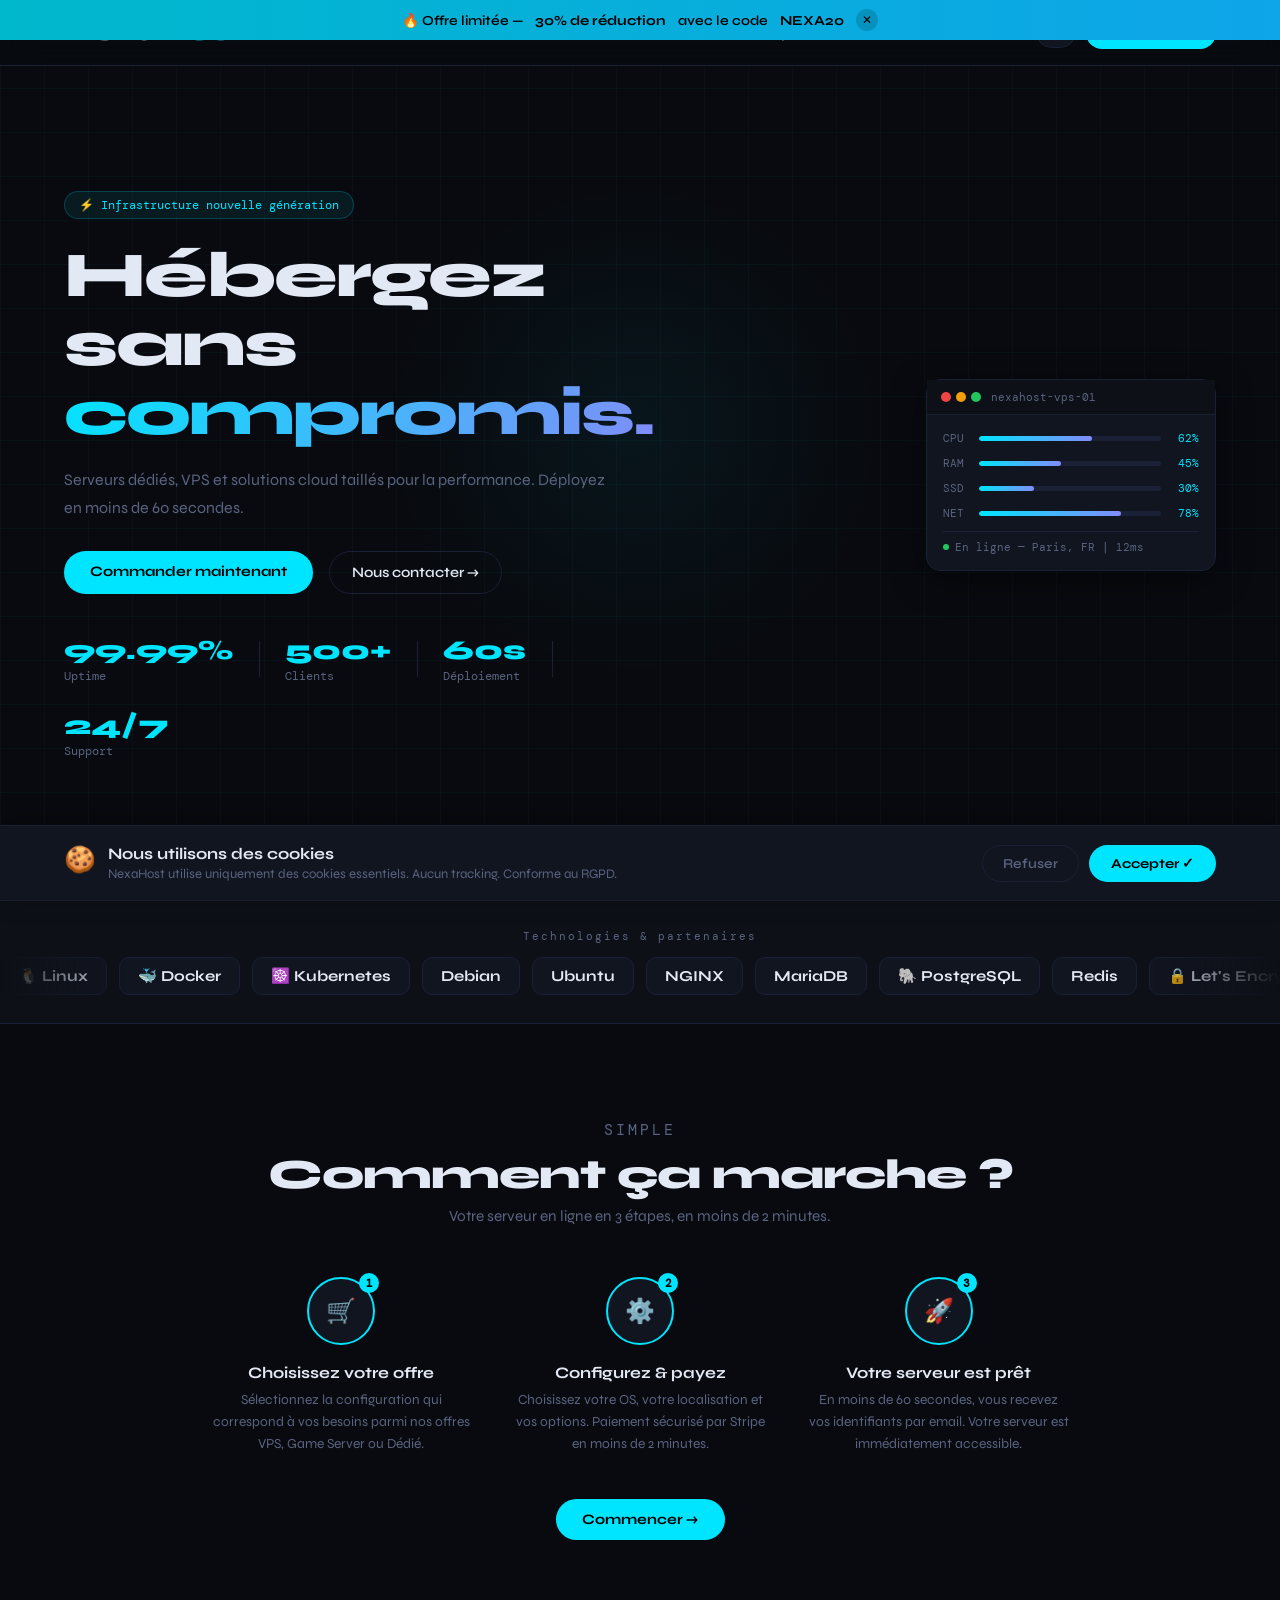
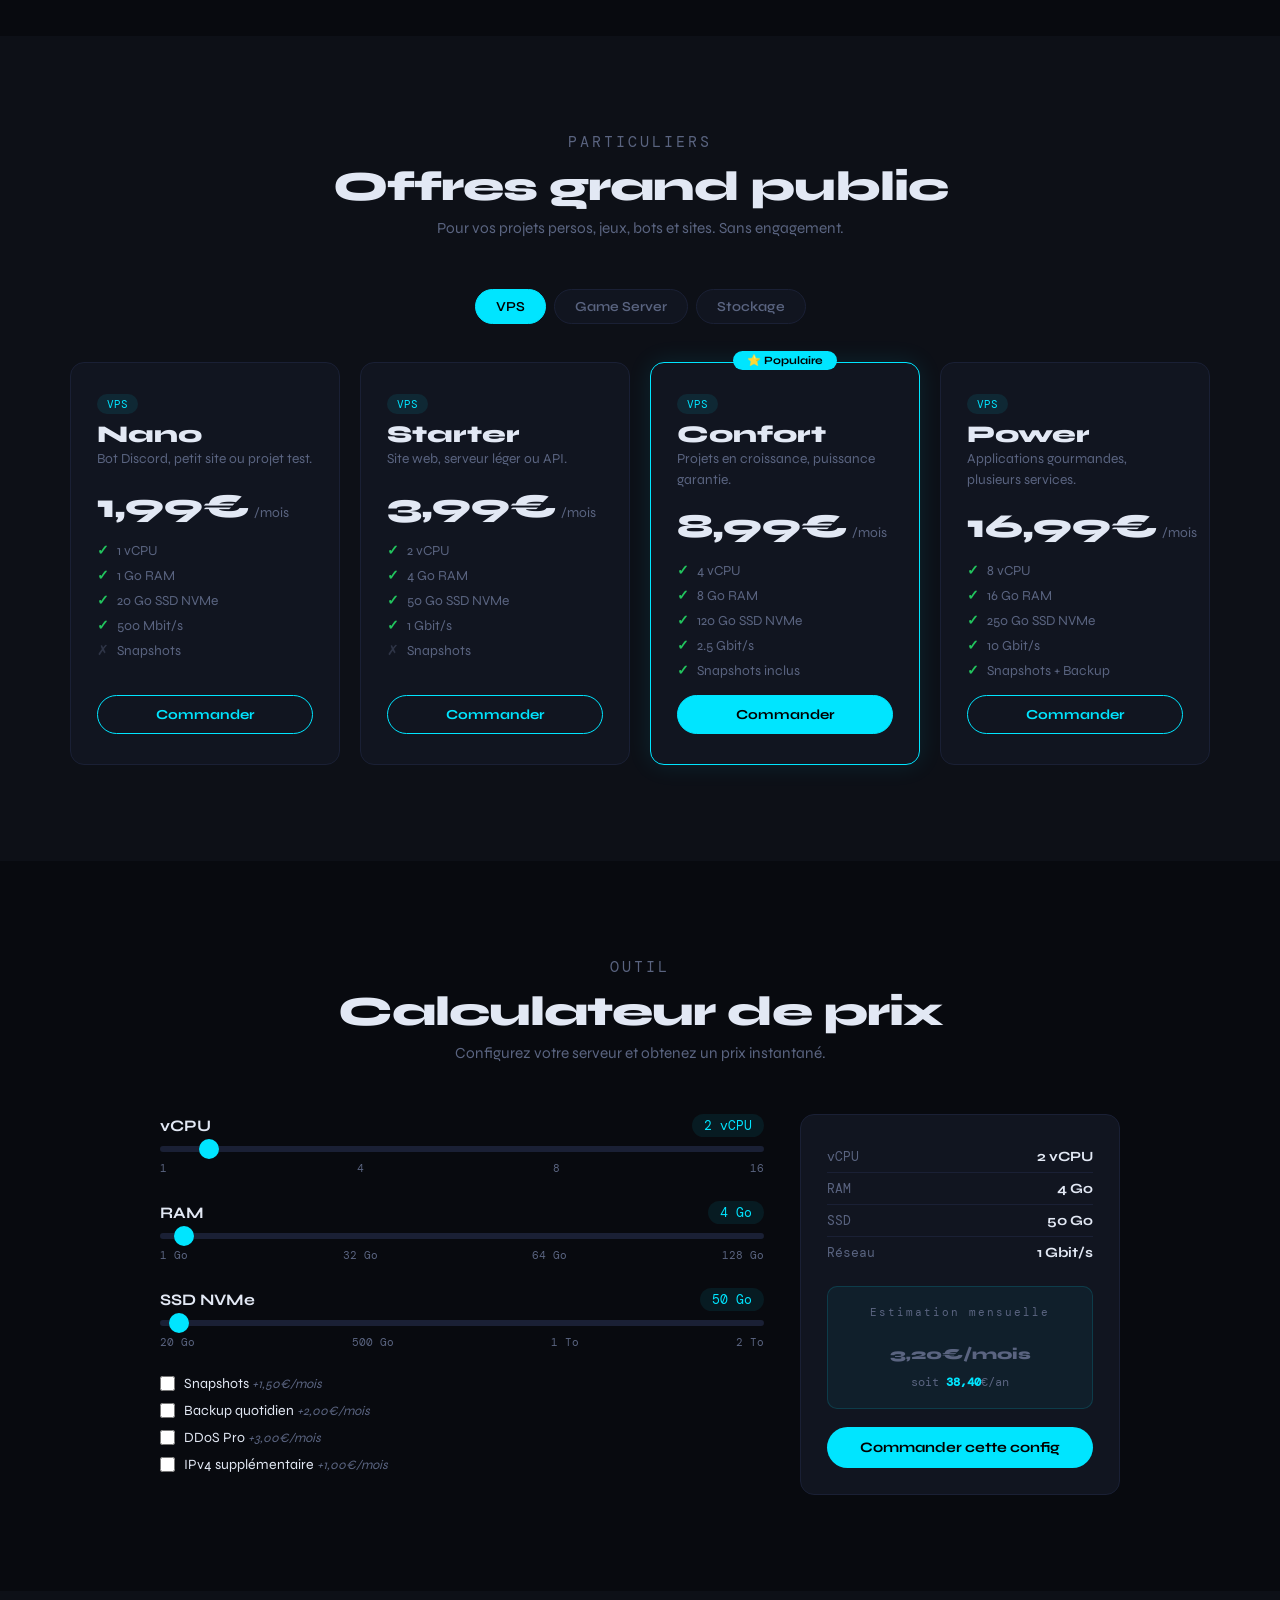
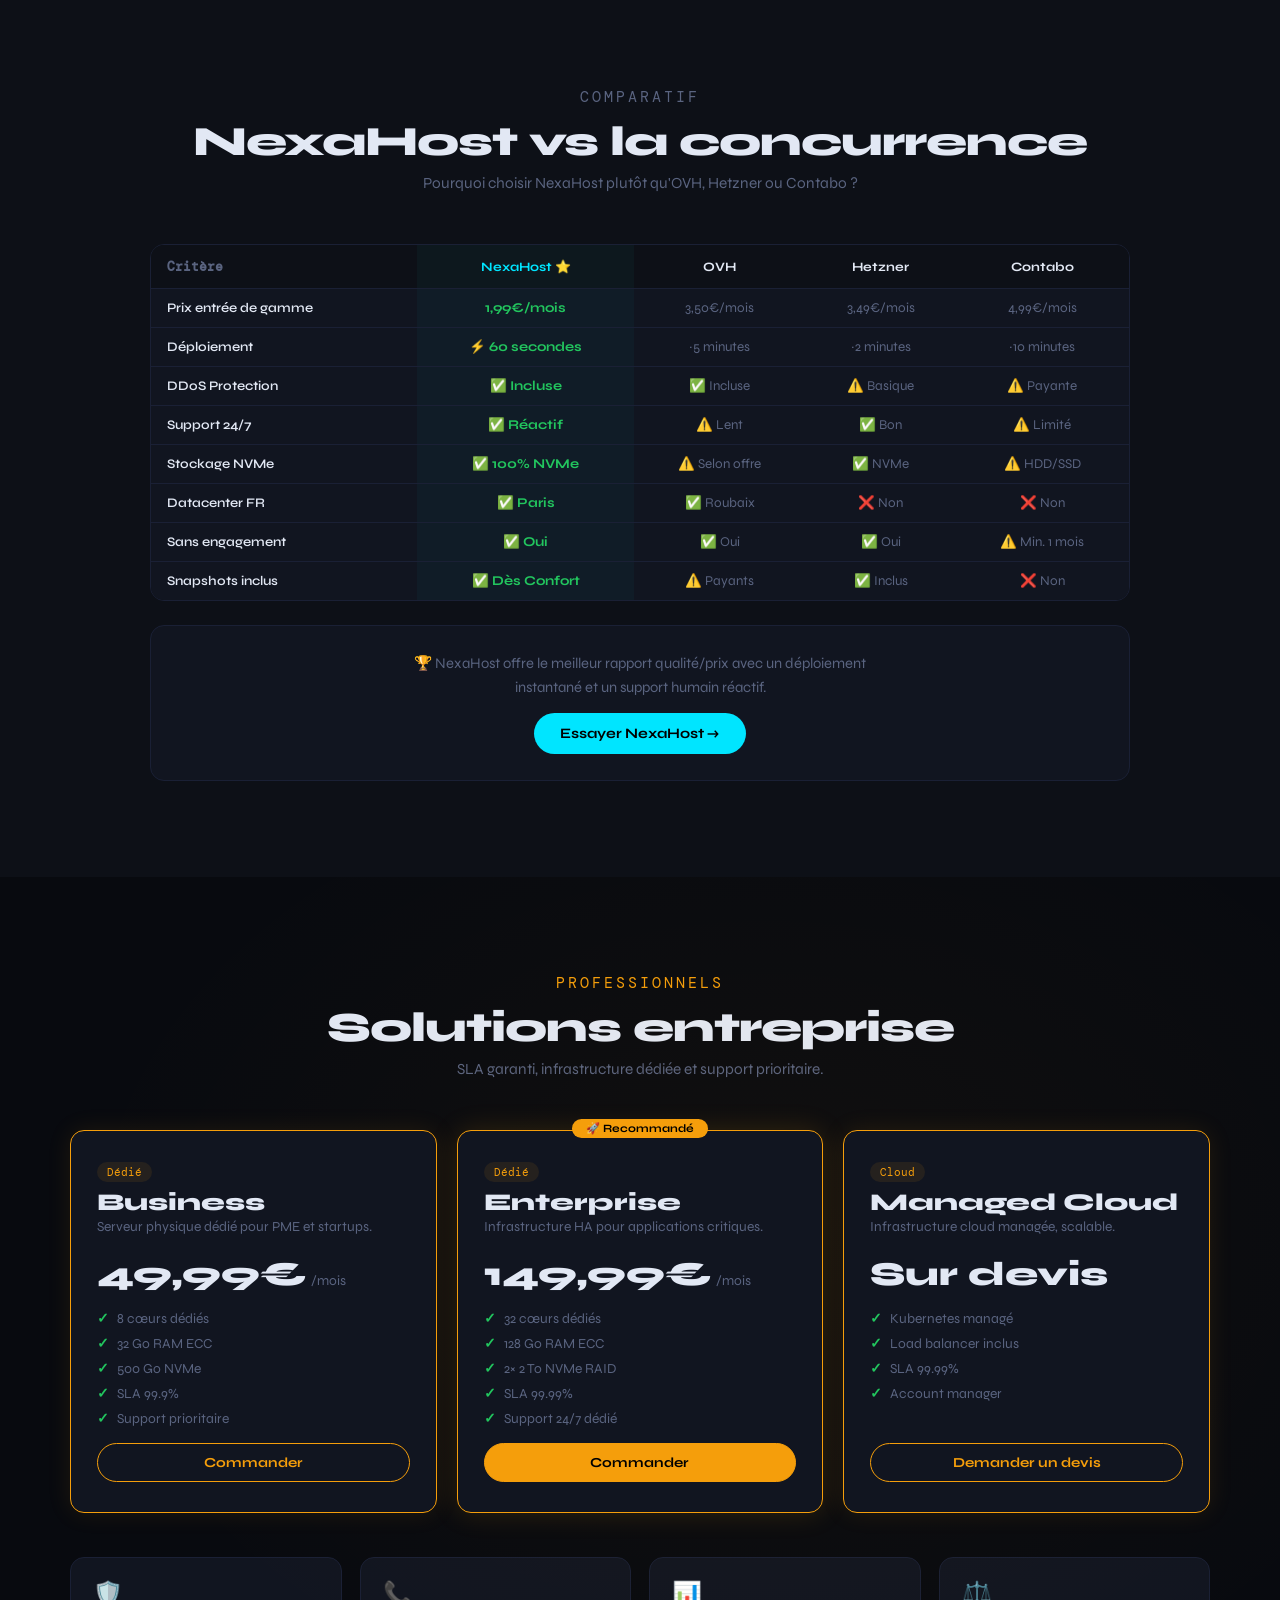
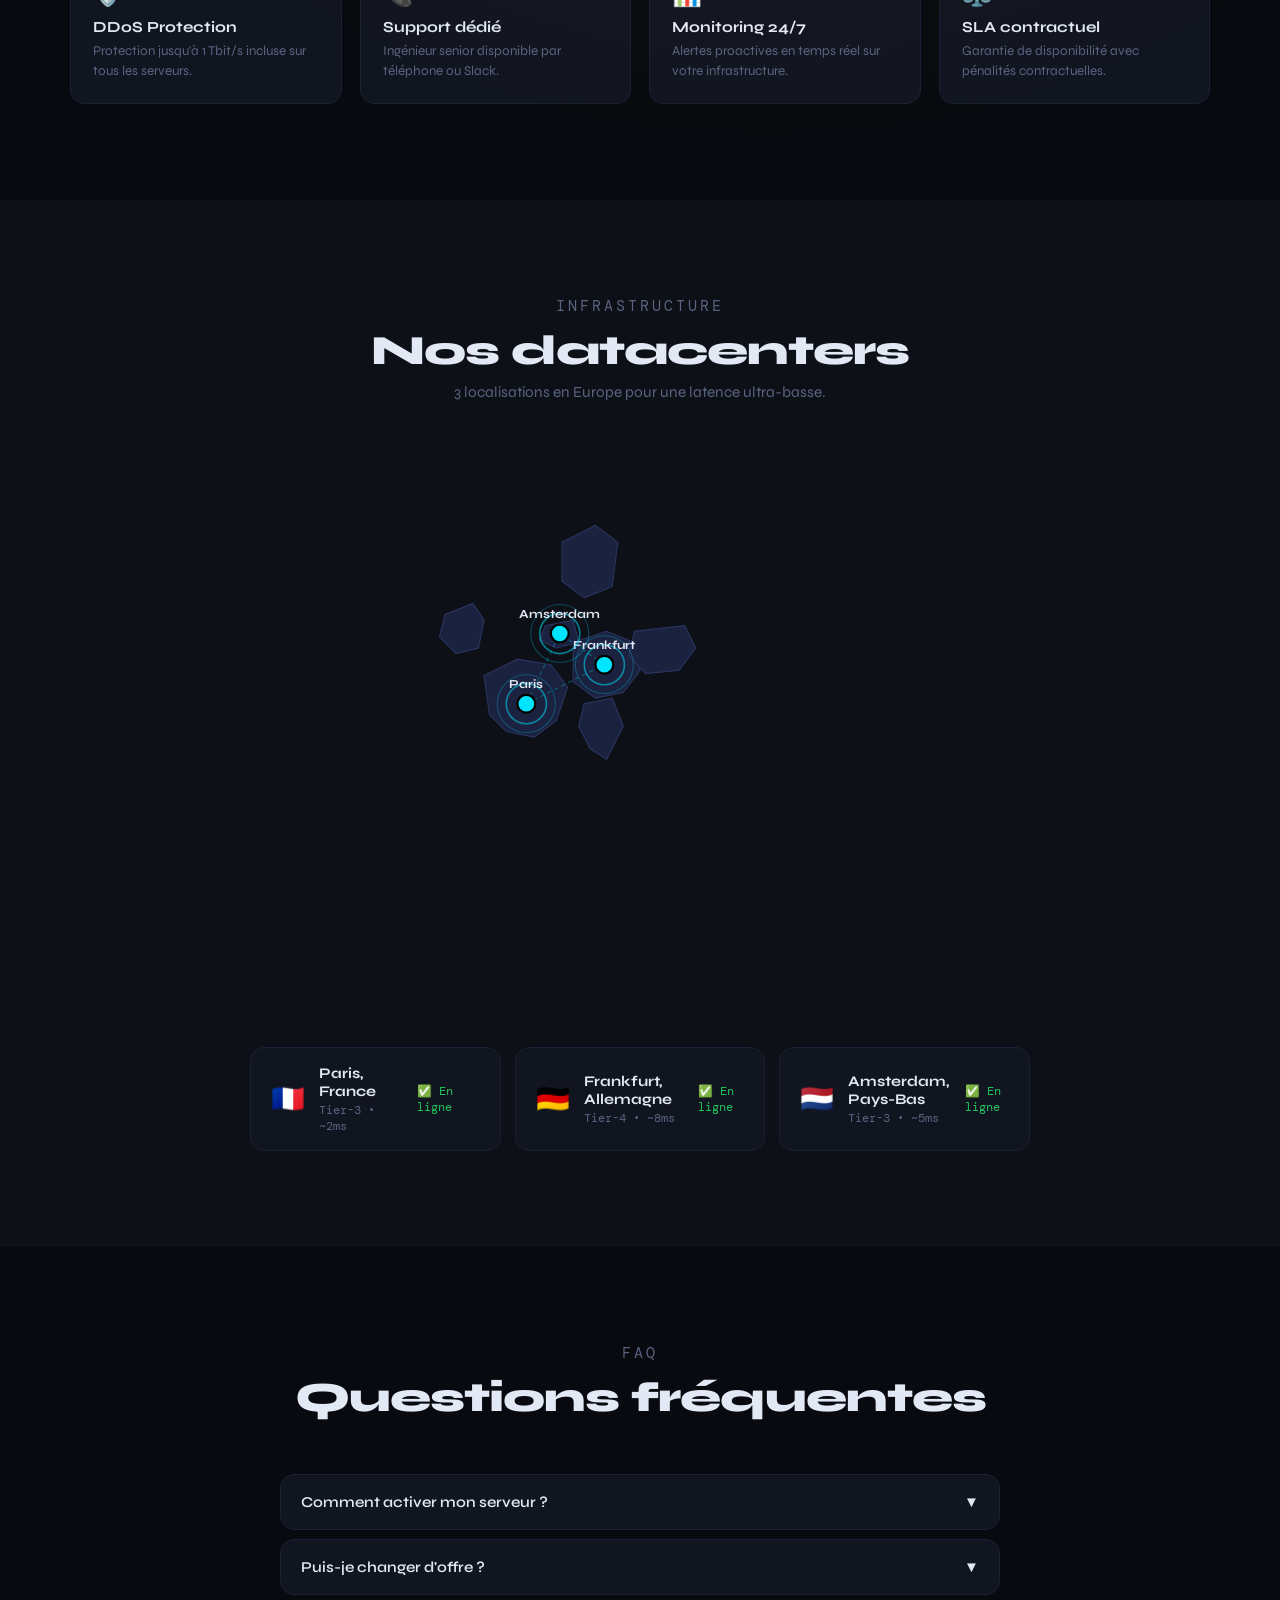
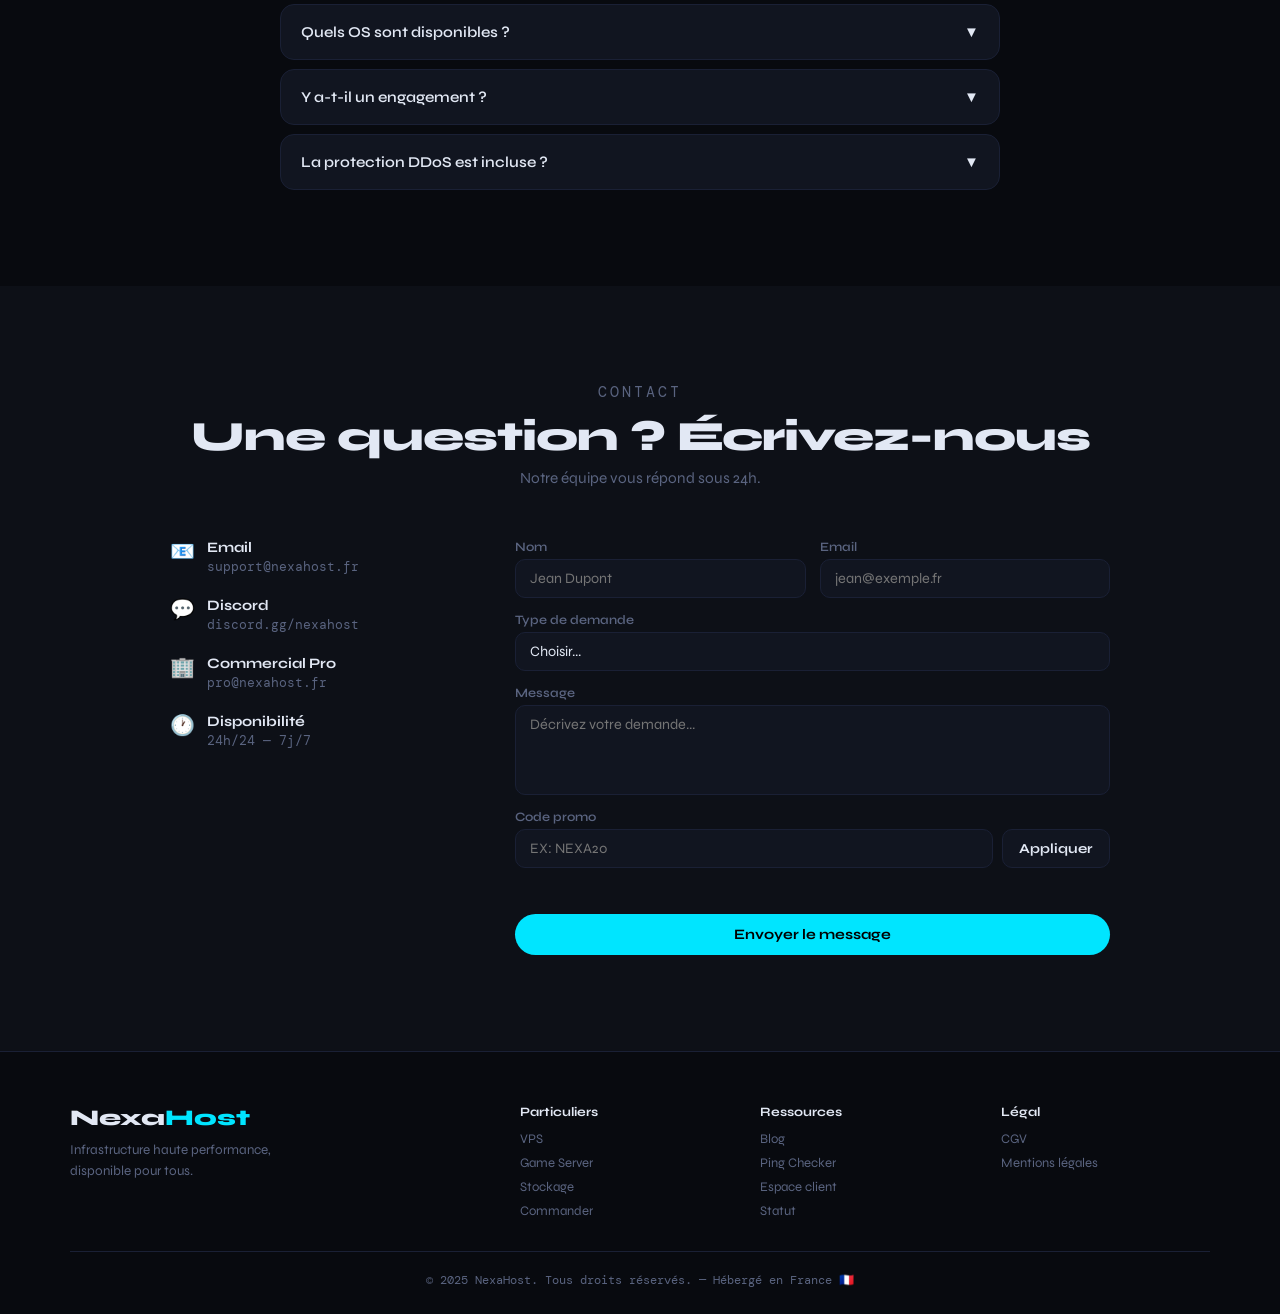
<file: index.html>
<!DOCTYPE html>
<html lang="fr" data-theme="dark">
<head>
<meta charset="UTF-8"/>
<meta name="viewport" content="width=device-width, initial-scale=1.0"/>
<meta name="description" content="NexaHost — Hébergement VPS, serveurs dédiés et solutions cloud haute performance."/>
<meta name="robots" content="index, follow"/>
<link rel="canonical" href="https://nexahost.fr/"/>
<link rel="icon" type="image/svg+xml" href="data:image/svg+xml,<svg xmlns='http://www.w3.org/2000/svg' viewBox='0 0 32 32'><rect width='32' height='32' rx='8' fill='%23080a0f'/><text x='4' y='24' font-size='22' font-family='Arial' font-weight='900' fill='%2300e5ff'>N</text></svg>"/>
<title>NexaHost — Hébergement Haute Performance</title>
<link rel="preconnect" href="https://fonts.googleapis.com"/>
<link href="https://fonts.googleapis.com/css2?family=Syne:wght@400;600;700;800&family=DM+Mono:wght@300;400;500&display=swap" rel="stylesheet"/>
<link rel="stylesheet" href="style.css"/>
</head>
<body>

<!-- NOTIF BANNER -->
<div id="notif">
  🔥 Offre limitée — <strong>30% de réduction</strong> avec le code <strong>NEXA20</strong>
  <button class="notif-x" id="notif-x">✕</button>
</div>

<!-- LOADER -->
<div id="loader">
  <div class="ld-logo">Nexa<span>Host</span></div>
  <div class="ld-bar"><div class="ld-fill"></div></div>
</div>

<!-- COOKIE -->
<div id="cookie">
  <div style="display:flex;align-items:flex-start;gap:12px">
    <span style="font-size:1.6rem;flex-shrink:0">🍪</span>
    <div class="ck-text">
      <strong>Nous utilisons des cookies</strong>
      <p>NexaHost utilise uniquement des cookies essentiels. Aucun tracking. Conforme au RGPD.</p>
    </div>
  </div>
  <div class="ck-btns">
    <button class="ck-refuse" id="ck-refuse">Refuser</button>
    <button class="ck-accept" id="ck-accept">Accepter ✓</button>
  </div>
</div>

<!-- BACK TO TOP -->
<button id="btt" aria-label="Retour en haut">▲</button>

<!-- NAVBAR -->
<nav>
  <a href="#top" class="logo">Nexa<span>Host</span></a>
  <ul class="nav-links">
    <li><a href="#top">Accueil</a></li>
    <li><a href="#offres">Particuliers</a></li>
    <li><a href="#pro">Pro</a></li>
    <li><a href="#dc">Datacenters</a></li>
    <li><a href="blog.html">Blog</a></li>
    <li><a href="#contact">Contact</a></li>
  </ul>
  <div class="nav-right">
    <button class="btn-theme" id="theme-btn">☀️</button>
    <a href="order.html" class="btn-order">Commander</a>
  </div>
  <button class="burger" id="burger" aria-label="Menu"><span></span><span></span><span></span></button>
</nav>
<div id="nav-mob">
  <a href="#top">Accueil</a>
  <a href="#offres">Particuliers</a>
  <a href="#pro">Pro</a>
  <a href="#dc">Datacenters</a>
  <a href="blog.html">Blog</a>
  <a href="#contact">Contact</a>
  <a href="order.html">Commander</a>
</div>

<!-- HERO -->
<section class="hero" id="top">
  <div class="hero-grid"></div>
  <div class="hero-glow"></div>
  <div class="hero-content au">
    <div class="badge">⚡ Infrastructure nouvelle génération</div>
    <h1>Hébergez sans<br/><span class="grad">compromis.</span></h1>
    <p class="hero-sub">Serveurs dédiés, VPS et solutions cloud taillés pour la performance. Déployez en moins de 60 secondes.</p>
    <div class="hero-cta">
      <a href="order.html" class="btn-prim">Commander maintenant</a>
      <a href="#contact" class="btn-ghost">Nous contacter →</a>
    </div>
    <div class="stats">
      <div class="stat"><span id="c1">0%</span><p>Uptime</p></div>
      <div class="stat-sep"></div>
      <div class="stat"><span id="c2">0</span><p>Clients</p></div>
      <div class="stat-sep"></div>
      <div class="stat"><span id="c3">0s</span><p>Déploiement</p></div>
      <div class="stat-sep"></div>
      <div class="stat"><span>24/7</span><p>Support</p></div>
    </div>
  </div>
  <div class="scard au au1">
    <div class="sc-head"><span class="dot r"></span><span class="dot y"></span><span class="dot g"></span><span class="sc-title">nexahost-vps-01</span></div>
    <div class="sc-body">
      <div class="metric"><span class="lbl">CPU</span><div class="bar"><div class="fill" style="width:62%"></div></div><span class="val">62%</span></div>
      <div class="metric"><span class="lbl">RAM</span><div class="bar"><div class="fill" style="width:45%"></div></div><span class="val">45%</span></div>
      <div class="metric"><span class="lbl">SSD</span><div class="bar"><div class="fill" style="width:30%"></div></div><span class="val">30%</span></div>
      <div class="metric"><span class="lbl">NET</span><div class="bar"><div class="fill" style="width:78%"></div></div><span class="val">78%</span></div>
      <div class="sc-foot"><span class="live-dot"></span> En ligne — Paris, FR | 12ms</div>
    </div>
  </div>
</section>

<!-- PARTNERS -->
<div class="partners">
  <p class="p-label">Technologies & partenaires</p>
  <div class="p-track"><div class="p-inner">
    <div class="p-logo">🐧 Linux</div><div class="p-logo">🐳 Docker</div>
    <div class="p-logo">☸️ Kubernetes</div><div class="p-logo">Debian</div>
    <div class="p-logo">Ubuntu</div><div class="p-logo">NGINX</div>
    <div class="p-logo">MariaDB</div><div class="p-logo">🐘 PostgreSQL</div>
    <div class="p-logo">Redis</div><div class="p-logo">🔒 Let's Encrypt</div>
    <div class="p-logo">🐧 Linux</div><div class="p-logo">🐳 Docker</div>
    <div class="p-logo">☸️ Kubernetes</div><div class="p-logo">Debian</div>
    <div class="p-logo">Ubuntu</div><div class="p-logo">NGINX</div>
    <div class="p-logo">MariaDB</div><div class="p-logo">🐘 PostgreSQL</div>
    <div class="p-logo">Redis</div><div class="p-logo">🔒 Let's Encrypt</div>
  </div></div>
</div>

<!-- HOW IT WORKS -->
<section class="how">
  <div class="sh"><p class="tag">Simple</p><h2>Comment ça marche ?</h2><p>Votre serveur en ligne en 3 étapes, en moins de 2 minutes.</p></div>
  <div class="tl">
    <div class="tl-step">
      <div class="tl-num">🛒<span class="tl-n">1</span></div>
      <div class="tl-body"><h3>Choisissez votre offre</h3><p>Sélectionnez la configuration qui correspond à vos besoins parmi nos offres VPS, Game Server ou Dédié.</p></div>
    </div>
    <div class="tl-step">
      <div class="tl-num">⚙️<span class="tl-n">2</span></div>
      <div class="tl-body"><h3>Configurez & payez</h3><p>Choisissez votre OS, votre localisation et vos options. Paiement sécurisé par Stripe en moins de 2 minutes.</p></div>
    </div>
    <div class="tl-step">
      <div class="tl-num">🚀<span class="tl-n">3</span></div>
      <div class="tl-body"><h3>Votre serveur est prêt</h3><p>En moins de 60 secondes, vous recevez vos identifiants par email. Votre serveur est immédiatement accessible.</p></div>
    </div>
  </div>
  <div style="text-align:center;margin-top:44px"><a href="order.html" class="btn-prim">Commencer →</a></div>
</section>

<!-- OFFRES PARTICULIERS -->
<section class="offres" id="offres">
  <div class="sh"><p class="tag">Particuliers</p><h2>Offres grand public</h2><p>Pour vos projets persos, jeux, bots et sites. Sans engagement.</p></div>
  <div class="tabs">
    <button class="tab on" data-tab="vps">VPS</button>
    <button class="tab" data-tab="game">Game Server</button>
    <button class="tab" data-tab="storage">Stockage</button>
  </div>

  <div class="panel on" id="tab-vps">
    <div class="grid">
      <div class="card">
        <div><span class="ctag c1">VPS</span><h3>Nano</h3><p class="card-desc">Bot Discord, petit site ou projet test.</p></div>
        <div class="price"><span class="amt">1,99€</span><span class="per">/mois</span></div>
        <ul class="feats"><li><span class="ok">✓</span>1 vCPU</li><li><span class="ok">✓</span>1 Go RAM</li><li><span class="ok">✓</span>20 Go SSD NVMe</li><li><span class="ok">✓</span>500 Mbit/s</li><li><span class="no">✗</span>Snapshots</li></ul>
        <a href="order.html?plan=nano" class="btn-card">Commander</a>
      </div>
      <div class="card">
        <div><span class="ctag c1">VPS</span><h3>Starter</h3><p class="card-desc">Site web, serveur léger ou API.</p></div>
        <div class="price"><span class="amt">3,99€</span><span class="per">/mois</span></div>
        <ul class="feats"><li><span class="ok">✓</span>2 vCPU</li><li><span class="ok">✓</span>4 Go RAM</li><li><span class="ok">✓</span>50 Go SSD NVMe</li><li><span class="ok">✓</span>1 Gbit/s</li><li><span class="no">✗</span>Snapshots</li></ul>
        <a href="order.html?plan=starter" class="btn-card">Commander</a>
      </div>
      <div class="card hot">
        <div class="cbadge">⭐ Populaire</div>
        <div><span class="ctag c1">VPS</span><h3>Confort</h3><p class="card-desc">Projets en croissance, puissance garantie.</p></div>
        <div class="price"><span class="amt">8,99€</span><span class="per">/mois</span></div>
        <ul class="feats"><li><span class="ok">✓</span>4 vCPU</li><li><span class="ok">✓</span>8 Go RAM</li><li><span class="ok">✓</span>120 Go SSD NVMe</li><li><span class="ok">✓</span>2.5 Gbit/s</li><li><span class="ok">✓</span>Snapshots inclus</li></ul>
        <a href="order.html?plan=confort" class="btn-card featured">Commander</a>
      </div>
      <div class="card">
        <div><span class="ctag c1">VPS</span><h3>Power</h3><p class="card-desc">Applications gourmandes, plusieurs services.</p></div>
        <div class="price"><span class="amt">16,99€</span><span class="per">/mois</span></div>
        <ul class="feats"><li><span class="ok">✓</span>8 vCPU</li><li><span class="ok">✓</span>16 Go RAM</li><li><span class="ok">✓</span>250 Go SSD NVMe</li><li><span class="ok">✓</span>10 Gbit/s</li><li><span class="ok">✓</span>Snapshots + Backup</li></ul>
        <a href="order.html?plan=power" class="btn-card">Commander</a>
      </div>
    </div>
  </div>

  <div class="panel" id="tab-game">
    <div class="grid g3">
      <div class="card">
        <div><span class="ctag c2">Game</span><h3>Mini</h3><p class="card-desc">Minecraft, Terraria ou CS2 entre amis.</p></div>
        <div class="price"><span class="amt">4,99€</span><span class="per">/mois</span></div>
        <ul class="feats"><li><span class="ok">✓</span>4 vCPU haute fréq.</li><li><span class="ok">✓</span>6 Go RAM</li><li><span class="ok">✓</span>50 Go SSD</li><li><span class="ok">✓</span>DDoS Protection</li><li><span class="no">✗</span>Mods illimités</li></ul>
        <a href="order.html?plan=game-mini" class="btn-card">Commander</a>
      </div>
      <div class="card hot">
        <div class="cbadge">🎮 Best seller</div>
        <div><span class="ctag c2">Game</span><h3>Clan</h3><p class="card-desc">20 à 50 joueurs avec mods.</p></div>
        <div class="price"><span class="amt">12,99€</span><span class="per">/mois</span></div>
        <ul class="feats"><li><span class="ok">✓</span>8 vCPU haute fréq.</li><li><span class="ok">✓</span>16 Go RAM</li><li><span class="ok">✓</span>150 Go SSD</li><li><span class="ok">✓</span>DDoS Protection</li><li><span class="ok">✓</span>Mods illimités</li></ul>
        <a href="order.html?plan=game-clan" class="btn-card featured">Commander</a>
      </div>
      <div class="card">
        <div><span class="ctag c2">Game</span><h3>Réseau</h3><p class="card-desc">100+ joueurs, Bungeecord/Velocity.</p></div>
        <div class="price"><span class="amt">29,99€</span><span class="per">/mois</span></div>
        <ul class="feats"><li><span class="ok">✓</span>16 vCPU haute fréq.</li><li><span class="ok">✓</span>32 Go RAM</li><li><span class="ok">✓</span>300 Go SSD</li><li><span class="ok">✓</span>DDoS Pro</li><li><span class="ok">✓</span>Backups quotidiens</li></ul>
        <a href="order.html?plan=game-reseau" class="btn-card">Commander</a>
      </div>
    </div>
  </div>

  <div class="panel" id="tab-storage">
    <div class="grid g3">
      <div class="card">
        <div><span class="ctag c3">Stockage</span><h3>S3 Basic</h3><p class="card-desc">Stockage objet S3 pour fichiers et backups.</p></div>
        <div class="price"><span class="amt">2,49€</span><span class="per">/mois</span></div>
        <ul class="feats"><li><span class="ok">✓</span>500 Go</li><li><span class="ok">✓</span>API S3</li><li><span class="ok">✓</span>1 To bande passante</li></ul>
        <a href="order.html?plan=s3-basic" class="btn-card">Commander</a>
      </div>
      <div class="card hot">
        <div class="cbadge">💾 Recommandé</div>
        <div><span class="ctag c3">Stockage</span><h3>S3 Pro</h3><p class="card-desc">Médias et données volumineuses.</p></div>
        <div class="price"><span class="amt">6,99€</span><span class="per">/mois</span></div>
        <ul class="feats"><li><span class="ok">✓</span>2 To</li><li><span class="ok">✓</span>API S3</li><li><span class="ok">✓</span>5 To bande passante</li><li><span class="ok">✓</span>CDN intégré</li></ul>
        <a href="order.html?plan=s3-pro" class="btn-card featured">Commander</a>
      </div>
      <div class="card">
        <div><span class="ctag c3">Stockage</span><h3>S3 Max</h3><p class="card-desc">Stockage massif, usages intensifs.</p></div>
        <div class="price"><span class="amt">14,99€</span><span class="per">/mois</span></div>
        <ul class="feats"><li><span class="ok">✓</span>10 To</li><li><span class="ok">✓</span>API S3 + Swift</li><li><span class="ok">✓</span>Illimité</li><li><span class="ok">✓</span>CDN + SSL auto</li></ul>
        <a href="order.html?plan=s3-max" class="btn-card">Commander</a>
      </div>
    </div>
  </div>
</section>

<!-- CALCULATEUR -->
<section class="calc-s" id="calc">
  <div class="sh"><p class="tag">Outil</p><h2>Calculateur de prix</h2><p>Configurez votre serveur et obtenez un prix instantané.</p></div>
  <div class="calc-wrap">
    <div class="calc-controls">
      <div class="cg">
        <div class="cg-row"><label>vCPU</label><span class="cval" id="cpuVal">2 vCPU</span></div>
        <input type="range" id="cpuR" min="1" max="16" value="2"/>
        <div class="ticks"><span>1</span><span>4</span><span>8</span><span>16</span></div>
      </div>
      <div class="cg">
        <div class="cg-row"><label>RAM</label><span class="cval" id="ramVal">4 Go</span></div>
        <input type="range" id="ramR" min="1" max="128" value="4"/>
        <div class="ticks"><span>1 Go</span><span>32 Go</span><span>64 Go</span><span>128 Go</span></div>
      </div>
      <div class="cg">
        <div class="cg-row"><label>SSD NVMe</label><span class="cval" id="ssdVal">50 Go</span></div>
        <input type="range" id="ssdR" min="20" max="2000" value="50" step="10"/>
        <div class="ticks"><span>20 Go</span><span>500 Go</span><span>1 To</span><span>2 To</span></div>
      </div>
      <div class="opts">
        <label class="opt"><input type="checkbox" id="oSnap"/> <span>Snapshots <em>+1,50€/mois</em></span></label>
        <label class="opt"><input type="checkbox" id="oBack"/> <span>Backup quotidien <em>+2,00€/mois</em></span></label>
        <label class="opt"><input type="checkbox" id="oDdos"/> <span>DDoS Pro <em>+3,00€/mois</em></span></label>
        <label class="opt"><input type="checkbox" id="oIPv4"/> <span>IPv4 supplémentaire <em>+1,00€/mois</em></span></label>
      </div>
    </div>
    <div class="calc-result">
      <div>
        <div class="cspec"><span class="cspec-l">vCPU</span><span class="cspec-v" id="rCpu">2 vCPU</span></div>
        <div class="cspec"><span class="cspec-l">RAM</span><span class="cspec-v" id="rRam">4 Go</span></div>
        <div class="cspec"><span class="cspec-l">SSD</span><span class="cspec-v" id="rSsd">50 Go</span></div>
        <div class="cspec"><span class="cspec-l">Réseau</span><span class="cspec-v">1 Gbit/s</span></div>
      </div>
      <div class="price-box">
        <p class="price-lbl">Estimation mensuelle</p>
        <div class="price-total"><span id="calcP">3,99</span><span>€/mois</span></div>
        <p class="price-ann">soit <b id="calcA">47,88</b>€/an</p>
      </div>
      <a href="order.html" class="btn-prim" style="text-align:center;display:block">Commander cette config</a>
    </div>
  </div>
</section>

<!-- VERSUS -->
<section class="versus">
  <div class="sh"><p class="tag">Comparatif</p><h2>NexaHost vs la concurrence</h2><p>Pourquoi choisir NexaHost plutôt qu'OVH, Hetzner ou Contabo ?</p></div>
  <div class="vs-wrap">
    <div class="vs-tbl-wrap">
      <table class="vs-tbl">
        <thead><tr><th>Critère</th><th class="us">NexaHost ⭐</th><th>OVH</th><th>Hetzner</th><th>Contabo</th></tr></thead>
        <tbody>
          <tr><td>Prix entrée de gamme</td><td class="us win">1,99€/mois</td><td>3,50€/mois</td><td>3,49€/mois</td><td>4,99€/mois</td></tr>
          <tr><td>Déploiement</td><td class="us win">⚡ 60 secondes</td><td>~5 minutes</td><td>~2 minutes</td><td>~10 minutes</td></tr>
          <tr><td>DDoS Protection</td><td class="us win">✅ Incluse</td><td>✅ Incluse</td><td>⚠️ Basique</td><td>⚠️ Payante</td></tr>
          <tr><td>Support 24/7</td><td class="us win">✅ Réactif</td><td>⚠️ Lent</td><td>✅ Bon</td><td>⚠️ Limité</td></tr>
          <tr><td>Stockage NVMe</td><td class="us win">✅ 100% NVMe</td><td>⚠️ Selon offre</td><td>✅ NVMe</td><td>⚠️ HDD/SSD</td></tr>
          <tr><td>Datacenter FR</td><td class="us win">✅ Paris</td><td>✅ Roubaix</td><td>❌ Non</td><td>❌ Non</td></tr>
          <tr><td>Sans engagement</td><td class="us win">✅ Oui</td><td>✅ Oui</td><td>✅ Oui</td><td>⚠️ Min. 1 mois</td></tr>
          <tr><td>Snapshots inclus</td><td class="us win">✅ Dès Confort</td><td>⚠️ Payants</td><td>✅ Inclus</td><td>❌ Non</td></tr>
        </tbody>
      </table>
    </div>
    <div class="vs-cta">
      <p>🏆 NexaHost offre le meilleur rapport qualité/prix avec un déploiement instantané et un support humain réactif.</p>
      <a href="order.html" class="btn-prim">Essayer NexaHost →</a>
    </div>
  </div>
</section>

<!-- PRO -->
<section class="pro-s" id="pro">
  <div class="pro-glow"></div>
  <div class="sh"><p class="tag gold">Professionnels</p><h2>Solutions entreprise</h2><p>SLA garanti, infrastructure dédiée et support prioritaire.</p></div>
  <div class="grid g3">
    <div class="card gold-c">
      <div><span class="ctag c4">Dédié</span><h3>Business</h3><p class="card-desc">Serveur physique dédié pour PME et startups.</p></div>
      <div class="price"><span class="amt">49,99€</span><span class="per">/mois</span></div>
      <ul class="feats"><li><span class="ok">✓</span>8 cœurs dédiés</li><li><span class="ok">✓</span>32 Go RAM ECC</li><li><span class="ok">✓</span>500 Go NVMe</li><li><span class="ok">✓</span>SLA 99.9%</li><li><span class="ok">✓</span>Support prioritaire</li></ul>
      <a href="order.html?plan=business" class="btn-card gold-btn">Commander</a>
    </div>
    <div class="card gold-c" style="border-color:var(--yellow);box-shadow:0 0 28px rgba(245,158,11,.15)">
      <div class="cbadge gold-b">🚀 Recommandé</div>
      <div><span class="ctag c4">Dédié</span><h3>Enterprise</h3><p class="card-desc">Infrastructure HA pour applications critiques.</p></div>
      <div class="price"><span class="amt">149,99€</span><span class="per">/mois</span></div>
      <ul class="feats"><li><span class="ok">✓</span>32 cœurs dédiés</li><li><span class="ok">✓</span>128 Go RAM ECC</li><li><span class="ok">✓</span>2× 2 To NVMe RAID</li><li><span class="ok">✓</span>SLA 99.99%</li><li><span class="ok">✓</span>Support 24/7 dédié</li></ul>
      <a href="order.html?plan=enterprise" class="btn-card gold-btn featured">Commander</a>
    </div>
    <div class="card gold-c">
      <div><span class="ctag c4">Cloud</span><h3>Managed Cloud</h3><p class="card-desc">Infrastructure cloud managée, scalable.</p></div>
      <div class="price"><span class="amt">Sur devis</span></div>
      <ul class="feats"><li><span class="ok">✓</span>Kubernetes managé</li><li><span class="ok">✓</span>Load balancer inclus</li><li><span class="ok">✓</span>SLA 99.99%</li><li><span class="ok">✓</span>Account manager</li></ul>
      <a href="#contact" class="btn-card gold-btn">Demander un devis</a>
    </div>
  </div>
  <div class="pro-feats">
    <div class="pf"><span class="pf-icon">🛡️</span><strong>DDoS Protection</strong><p>Protection jusqu'à 1 Tbit/s incluse sur tous les serveurs.</p></div>
    <div class="pf"><span class="pf-icon">📞</span><strong>Support dédié</strong><p>Ingénieur senior disponible par téléphone ou Slack.</p></div>
    <div class="pf"><span class="pf-icon">📊</span><strong>Monitoring 24/7</strong><p>Alertes proactives en temps réel sur votre infrastructure.</p></div>
    <div class="pf"><span class="pf-icon">⚖️</span><strong>SLA contractuel</strong><p>Garantie de disponibilité avec pénalités contractuelles.</p></div>
  </div>
</section>

<!-- DATACENTERS -->
<section class="dc-s" id="dc">
  <div class="sh"><p class="tag">Infrastructure</p><h2>Nos datacenters</h2><p>3 localisations en Europe pour une latence ultra-basse.</p></div>
  <div class="map-wrap">
    <svg class="emap" viewBox="0 0 700 500" xmlns="http://www.w3.org/2000/svg">
      <rect width="700" height="500" fill="var(--bg2)"/>
      <path d="M210 200 L240 185 L270 190 L285 210 L275 240 L255 255 L230 250 L215 235Z" fill="#1a2240" stroke="#2a3560" stroke-width="1"/>
      <path d="M290 170 L320 160 L345 170 L350 195 L335 215 L310 220 L290 205Z" fill="#1a2240" stroke="#2a3560" stroke-width="1"/>
      <path d="M265 155 L290 150 L295 170 L275 175 L260 168Z" fill="#1a2240" stroke="#2a3560" stroke-width="1"/>
      <path d="M175 145 L200 135 L210 150 L205 175 L185 180 L170 165Z" fill="#1a2240" stroke="#2a3560" stroke-width="1"/>
      <path d="M300 225 L325 220 L335 245 L320 275 L305 265 L295 245Z" fill="#1a2240" stroke="#2a3560" stroke-width="1"/>
      <path d="M345 160 L390 155 L400 175 L385 195 L355 198 L340 182Z" fill="#1a2240" stroke="#2a3560" stroke-width="1"/>
      <path d="M280 80 L310 65 L330 80 L325 120 L300 130 L280 115Z" fill="#1a2240" stroke="#2a3560" stroke-width="1"/>
      <line x1="248" y1="225" x2="318" y2="190" stroke="var(--accent)" stroke-width="1" stroke-dasharray="4 3" opacity="0.3"/>
      <line x1="248" y1="225" x2="278" y2="162" stroke="var(--accent)" stroke-width="1" stroke-dasharray="4 3" opacity="0.3"/>
      <line x1="318" y1="190" x2="278" y2="162" stroke="var(--accent)" stroke-width="1" stroke-dasharray="4 3" opacity="0.3"/>
      <g class="dc-pt" data-city="Paris" data-country="France 🇫🇷" data-tier="Tier-3" data-lat="~2ms" data-cap="12 000 serveurs" transform="translate(248,225)">
        <circle class="dc-ring" r="18" fill="none" stroke="var(--accent)" stroke-width="1.5" opacity="0.5"/>
        <circle class="dc-ring2" r="26" fill="none" stroke="var(--accent)" stroke-width="1" opacity="0.25"/>
        <circle r="8" fill="var(--accent)" stroke="#000" stroke-width="2"/>
        <text y="-14" text-anchor="middle" fill="var(--text)" font-size="11" font-family="Syne,sans-serif" font-weight="700">Paris</text>
      </g>
      <g class="dc-pt" data-city="Frankfurt" data-country="Allemagne 🇩🇪" data-tier="Tier-4" data-lat="~8ms" data-cap="18 000 serveurs" transform="translate(318,190)">
        <circle class="dc-ring" r="18" fill="none" stroke="var(--accent)" stroke-width="1.5" opacity="0.5"/>
        <circle class="dc-ring2" r="26" fill="none" stroke="var(--accent)" stroke-width="1" opacity="0.25"/>
        <circle r="8" fill="var(--accent)" stroke="#000" stroke-width="2"/>
        <text y="-14" text-anchor="middle" fill="var(--text)" font-size="11" font-family="Syne,sans-serif" font-weight="700">Frankfurt</text>
      </g>
      <g class="dc-pt" data-city="Amsterdam" data-country="Pays-Bas 🇳🇱" data-tier="Tier-3" data-lat="~5ms" data-cap="10 000 serveurs" transform="translate(278,162)">
        <circle class="dc-ring" r="18" fill="none" stroke="var(--accent)" stroke-width="1.5" opacity="0.5"/>
        <circle class="dc-ring2" r="26" fill="none" stroke="var(--accent)" stroke-width="1" opacity="0.25"/>
        <circle r="8" fill="var(--accent)" stroke="#000" stroke-width="2"/>
        <text y="-14" text-anchor="middle" fill="var(--text)" font-size="11" font-family="Syne,sans-serif" font-weight="700">Amsterdam</text>
      </g>
    </svg>
    <div class="dc-tip" id="dc-tip">
      <div class="dct-city" id="dct-city"></div>
      <div class="dct-country" id="dct-country"></div>
      <div class="dct-row"><span>Tier</span><span id="dct-tier"></span></div>
      <div class="dct-row"><span>Latence</span><span id="dct-lat"></span></div>
      <div class="dct-row"><span>Capacité</span><span id="dct-cap"></span></div>
      <div class="dct-row"><span>Statut</span><span class="dct-ok">✅ Opérationnel</span></div>
    </div>
  </div>
  <div class="dc-cards">
    <div class="dc-card"><div class="dc-flag">🇫🇷</div><div><strong>Paris, France</strong><p>Tier-3 • ~2ms</p></div><span class="dc-ok">✅ En ligne</span></div>
    <div class="dc-card"><div class="dc-flag">🇩🇪</div><div><strong>Frankfurt, Allemagne</strong><p>Tier-4 • ~8ms</p></div><span class="dc-ok">✅ En ligne</span></div>
    <div class="dc-card"><div class="dc-flag">🇳🇱</div><div><strong>Amsterdam, Pays-Bas</strong><p>Tier-3 • ~5ms</p></div><span class="dc-ok">✅ En ligne</span></div>
  </div>
</section>

<!-- FAQ -->
<section class="faq-s">
  <div class="sh"><p class="tag">FAQ</p><h2>Questions fréquentes</h2></div>
  <div class="faq-list">
    <div class="faq-item"><button class="faq-q">Comment activer mon serveur ? <span class="faq-arr">▼</span></button><div class="faq-a"><p>Votre serveur est activé automatiquement dans les 60 secondes suivant le paiement. Vous recevez vos identifiants par email.</p></div></div>
    <div class="faq-item"><button class="faq-q">Puis-je changer d'offre ? <span class="faq-arr">▼</span></button><div class="faq-a"><p>Oui, upgrade ou downgrade à tout moment depuis votre espace client. La différence est calculée au prorata.</p></div></div>
    <div class="faq-item"><button class="faq-q">Quels OS sont disponibles ? <span class="faq-arr">▼</span></button><div class="faq-a"><p>Ubuntu, Debian, CentOS, AlmaLinux, Windows Server. Installation en un clic depuis votre panel.</p></div></div>
    <div class="faq-item"><button class="faq-q">Y a-t-il un engagement ? <span class="faq-arr">▼</span></button><div class="faq-a"><p>Non. Les offres particuliers sont sans engagement. Résiliez à tout moment depuis votre espace client.</p></div></div>
    <div class="faq-item"><button class="faq-q">La protection DDoS est incluse ? <span class="faq-arr">▼</span></button><div class="faq-a"><p>Oui, protection DDoS de base (100 Gbit/s) incluse sur tous nos serveurs sans surcoût.</p></div></div>
  </div>
</section>

<!-- CONTACT -->
<section class="contact-s" id="contact">
  <div class="sh"><p class="tag">Contact</p><h2>Une question ? Écrivez-nous</h2><p>Notre équipe vous répond sous 24h.</p></div>
  <div class="contact-wrap">
    <div class="c-info">
      <div class="ci"><span class="ci-icon">📧</span><div><strong>Email</strong><p>support@nexahost.fr</p></div></div>
      <div class="ci"><span class="ci-icon">💬</span><div><strong>Discord</strong><p>discord.gg/nexahost</p></div></div>
      <div class="ci"><span class="ci-icon">🏢</span><div><strong>Commercial Pro</strong><p>pro@nexahost.fr</p></div></div>
      <div class="ci"><span class="ci-icon">🕐</span><div><strong>Disponibilité</strong><p>24h/24 — 7j/7</p></div></div>
    </div>
    <form class="c-form" id="cform" novalidate>
      <div class="form-row">
        <div class="fg"><label>Nom</label><input type="text" placeholder="Jean Dupont" required/></div>
        <div class="fg"><label>Email</label><input type="email" placeholder="jean@exemple.fr" required/></div>
      </div>
      <div class="fg"><label>Type de demande</label>
        <select required><option value="" disabled selected>Choisir...</option><option>Question offre particulier</option><option>Question offre pro</option><option>Support technique</option><option>Demande de devis</option><option>Autre</option></select>
      </div>
      <div class="fg"><label>Message</label><textarea rows="4" placeholder="Décrivez votre demande..." required></textarea></div>
      <div class="promo-row">
        <div class="fg"><label>Code promo</label><input type="text" id="promo-in" placeholder="Ex: NEXA20" style="text-transform:uppercase"/></div>
        <button type="button" class="btn-promo" id="promo-btn">Appliquer</button>
      </div>
      <div class="promo-res" id="promo-res"></div>
      <button type="submit" class="btn-prim" style="width:100%">Envoyer le message</button>
      <p class="form-ok" id="form-ok">✅ Message envoyé ! Nous vous répondrons bientôt.</p>
    </form>
  </div>
</section>

<!-- FOOTER -->
<footer>
  <div class="foot-inner">
    <div class="foot-brand"><span class="logo">Nexa<span>Host</span></span><p>Infrastructure haute performance,<br/>disponible pour tous.</p></div>
    <div class="foot-col"><strong>Particuliers</strong><a href="#offres">VPS</a><a href="#offres">Game Server</a><a href="#offres">Stockage</a><a href="order.html">Commander</a></div>
    <div class="foot-col"><strong>Ressources</strong><a href="blog.html">Blog</a><a href="ping.html">Ping Checker</a><a href="panel.html">Espace client</a><a href="status.html">Statut</a></div>
    <div class="foot-col"><strong>Légal</strong><a href="cgv.html">CGV</a><a href="mentions-legales.html">Mentions légales</a></div>
  </div>
  <div class="foot-bottom">© 2025 NexaHost. Tous droits réservés. — Hébergé en France 🇫🇷</div>
</footer>

<script src="script.js"></script>
</body>
</html>
</file>
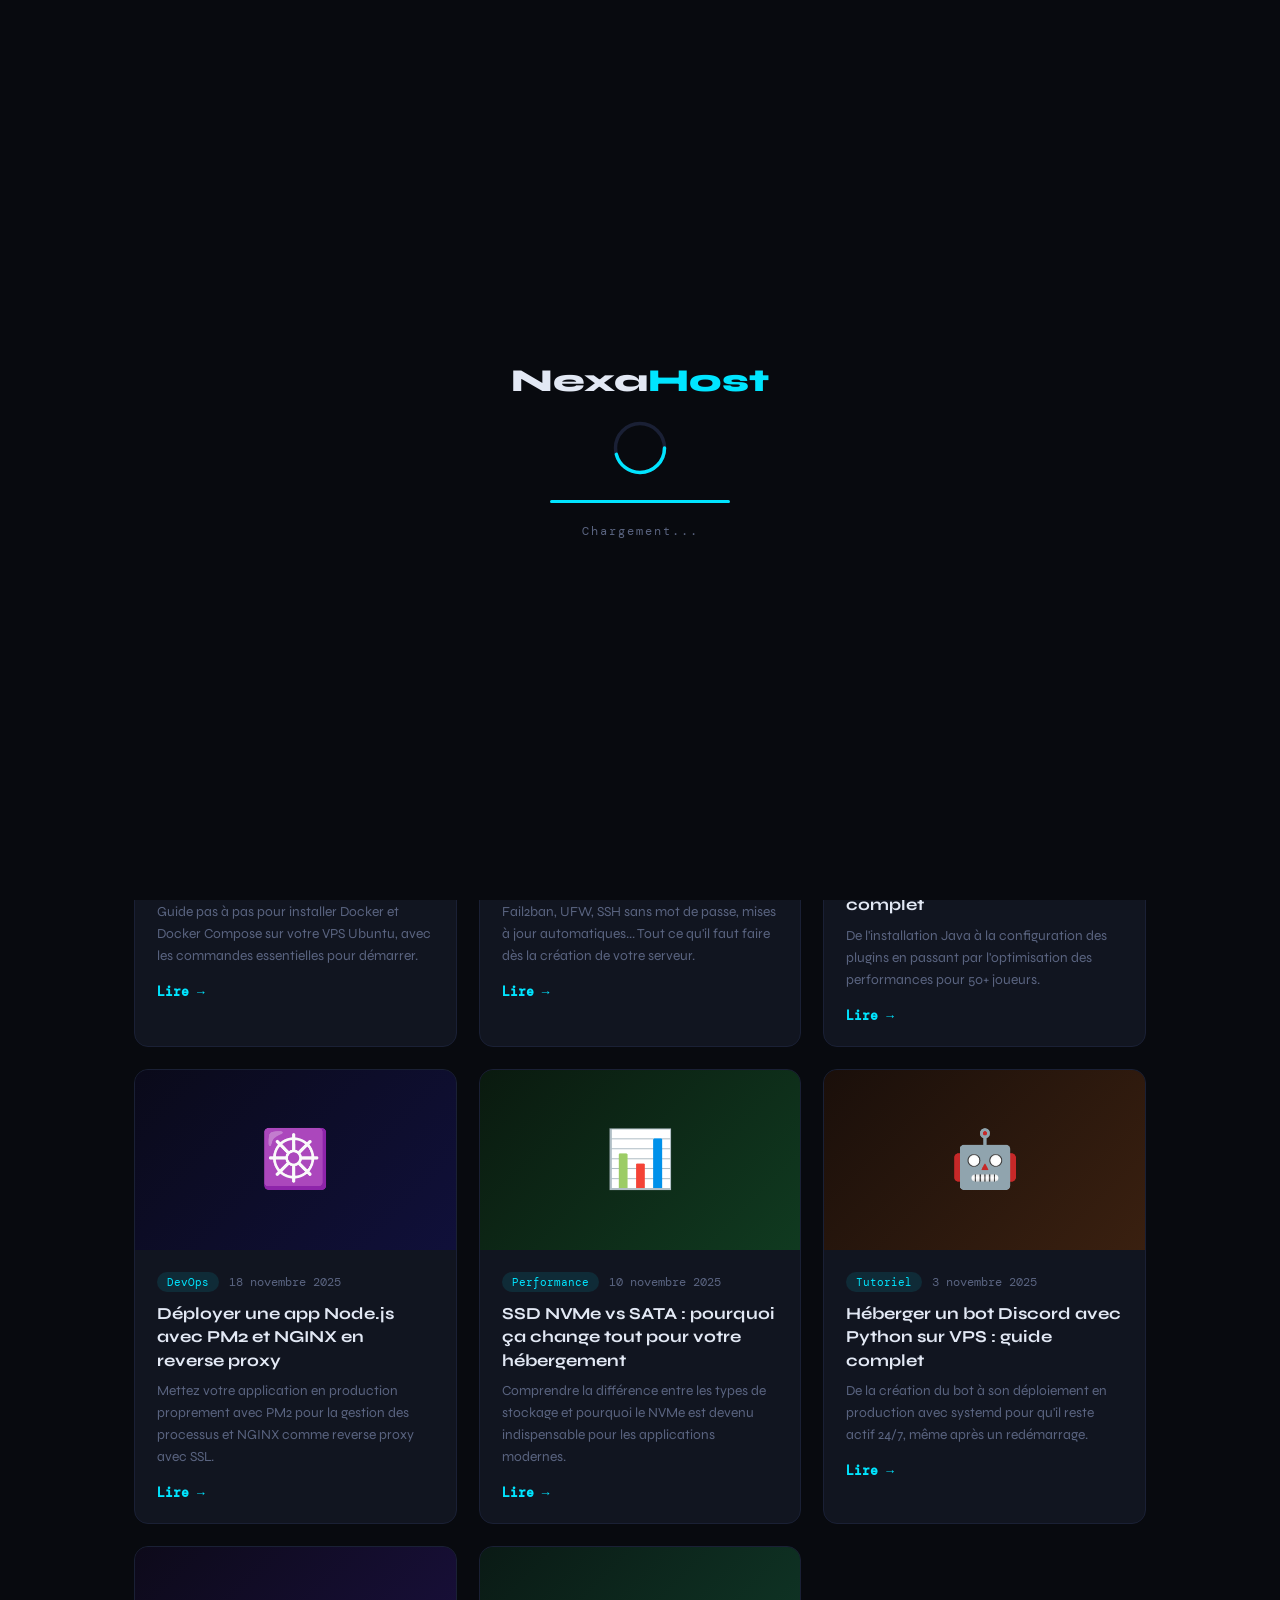
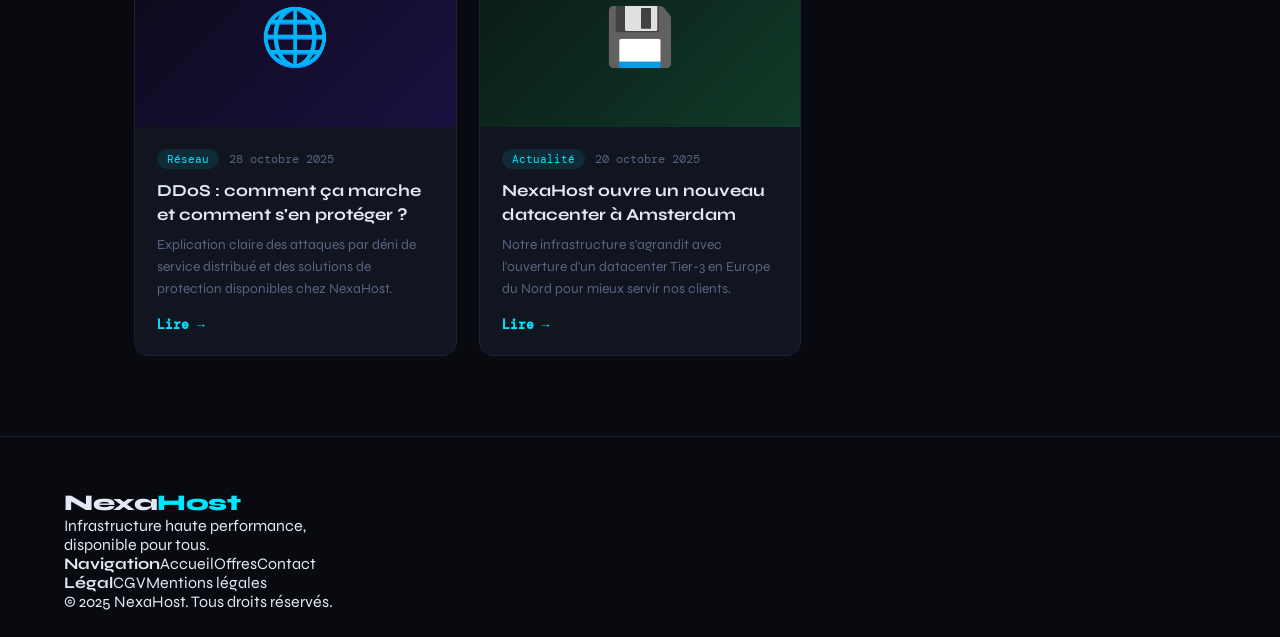
<file: blog.html>
<!DOCTYPE html>
<html lang="fr" data-theme="dark">
<head>
  <meta charset="UTF-8"/><meta name="viewport" content="width=device-width, initial-scale=1.0"/>
  <title>NexaHost — Blog</title>
  <link rel="preconnect" href="https://fonts.googleapis.com"/>
  <link rel="preconnect" href="https://fonts.gstatic.com" crossorigin/>
  <link href="https://fonts.googleapis.com/css2?family=Syne:wght@400;600;700;800&family=DM+Mono:wght@300;400;500&display=swap" rel="stylesheet"/>
  <link rel="stylesheet" href="style.css"/>
</head>
<body>
<div id="loader"><div class="loader-logo">Nexa<span>Host</span></div><div class="loader-ring"><svg viewBox="0 0 64 64"><circle cx="32" cy="32" r="28"/><circle class="arc" cx="32" cy="32" r="28"/></svg></div><div class="loader-bar"><div class="loader-fill"></div></div><div class="loader-text">Chargement...</div></div>

<nav class="navbar" id="navbar">
  <a href="index.html" class="nav-logo">Nexa<span>Host</span></a>
  <ul class="nav-links"><li><a href="index.html">Accueil</a></li><li><a href="index.html#particuliers">Offres</a></li><li><a href="index.html#contact">Contact</a></li></ul>
  <div class="nav-right">
    <button class="theme-toggle" id="themeToggle" aria-label="Thème">
      <svg class="icon-sun" viewBox="0 0 24 24" fill="none" stroke="currentColor" stroke-width="2"><circle cx="12" cy="12" r="5"/><line x1="12" y1="1" x2="12" y2="3"/><line x1="12" y1="21" x2="12" y2="23"/><line x1="4.22" y1="4.22" x2="5.64" y2="5.64"/><line x1="18.36" y1="18.36" x2="19.78" y2="19.78"/><line x1="1" y1="12" x2="3" y2="12"/><line x1="21" y1="12" x2="23" y2="12"/><line x1="4.22" y1="19.78" x2="5.64" y2="18.36"/><line x1="18.36" y1="5.64" x2="19.78" y2="4.22"/></svg>
      <svg class="icon-moon" viewBox="0 0 24 24" fill="none" stroke="currentColor" stroke-width="2"><path d="M21 12.79A9 9 0 1 1 11.21 3 7 7 0 0 0 21 12.79z"/></svg>
    </button>
    <a href="order.html" class="btn-nav">Commander</a>
  </div>
</nav>

<main class="blog-page">
  <div class="section-header" style="padding-top:calc(var(--nav-h) + 40px)">
    <p class="section-tag">Blog</p>
    <h2>Guides & actualités</h2>
    <p class="section-sub">Tutoriels, conseils d'hébergement et actualités NexaHost.</p>
  </div>

  <div class="blog-grid">
    <!-- Article featured -->
    <div class="blog-card blog-featured reveal">
      <div class="blog-img" style="background:linear-gradient(135deg,#0d1117,#1a2240)">🚀</div>
      <div class="blog-body">
        <div class="blog-meta"><span class="blog-tag">Guide</span><span class="blog-date">15 décembre 2025</span><span class="blog-date">• 8 min de lecture</span></div>
        <h3>Comment choisir le bon VPS en 2025 : guide complet pour débutants</h3>
        <p>CPU, RAM, SSD NVMe, bande passante... Tous les critères expliqués simplement pour choisir l'offre VPS adaptée à votre projet, qu'il s'agisse d'un site web, d'un bot ou d'une application.</p>
        <span class="blog-read">Lire l'article →</span>
      </div>
    </div>

    <div class="blog-card reveal">
      <div class="blog-img" style="background:linear-gradient(135deg,#0a1628,#1e3a5f)">🐳</div>
      <div class="blog-body">
        <div class="blog-meta"><span class="blog-tag">Tutoriel</span><span class="blog-date">8 décembre 2025</span></div>
        <h3>Installer Docker sur Ubuntu 24.04 en 5 minutes</h3>
        <p>Guide pas à pas pour installer Docker et Docker Compose sur votre VPS Ubuntu, avec les commandes essentielles pour démarrer.</p>
        <span class="blog-read">Lire →</span>
      </div>
    </div>

    <div class="blog-card reveal">
      <div class="blog-img" style="background:linear-gradient(135deg,#0f1a0a,#1a3a10)">🔒</div>
      <div class="blog-body">
        <div class="blog-meta"><span class="blog-tag">Sécurité</span><span class="blog-date">2 décembre 2025</span></div>
        <h3>Sécuriser son VPS : les 10 règles essentielles</h3>
        <p>Fail2ban, UFW, SSH sans mot de passe, mises à jour automatiques... Tout ce qu'il faut faire dès la création de votre serveur.</p>
        <span class="blog-read">Lire →</span>
      </div>
    </div>

    <div class="blog-card reveal">
      <div class="blog-img" style="background:linear-gradient(135deg,#1a0a0a,#3a1010)">🎮</div>
      <div class="blog-body">
        <div class="blog-meta"><span class="blog-tag">Gaming</span><span class="blog-date">25 novembre 2025</span></div>
        <h3>Créer un serveur Minecraft Spigot avec mods : tutoriel complet</h3>
        <p>De l'installation Java à la configuration des plugins en passant par l'optimisation des performances pour 50+ joueurs.</p>
        <span class="blog-read">Lire →</span>
      </div>
    </div>

    <div class="blog-card reveal">
      <div class="blog-img" style="background:linear-gradient(135deg,#0a0a1a,#10103a)">☸️</div>
      <div class="blog-body">
        <div class="blog-meta"><span class="blog-tag">DevOps</span><span class="blog-date">18 novembre 2025</span></div>
        <h3>Déployer une app Node.js avec PM2 et NGINX en reverse proxy</h3>
        <p>Mettez votre application en production proprement avec PM2 pour la gestion des processus et NGINX comme reverse proxy avec SSL.</p>
        <span class="blog-read">Lire →</span>
      </div>
    </div>

    <div class="blog-card reveal">
      <div class="blog-img" style="background:linear-gradient(135deg,#0a1a0f,#103a20)">📊</div>
      <div class="blog-body">
        <div class="blog-meta"><span class="blog-tag">Performance</span><span class="blog-date">10 novembre 2025</span></div>
        <h3>SSD NVMe vs SATA : pourquoi ça change tout pour votre hébergement</h3>
        <p>Comprendre la différence entre les types de stockage et pourquoi le NVMe est devenu indispensable pour les applications modernes.</p>
        <span class="blog-read">Lire →</span>
      </div>
    </div>

    <div class="blog-card reveal">
      <div class="blog-img" style="background:linear-gradient(135deg,#1a0f0a,#3a2010)">🤖</div>
      <div class="blog-body">
        <div class="blog-meta"><span class="blog-tag">Tutoriel</span><span class="blog-date">3 novembre 2025</span></div>
        <h3>Héberger un bot Discord avec Python sur VPS : guide complet</h3>
        <p>De la création du bot à son déploiement en production avec systemd pour qu'il reste actif 24/7, même après un redémarrage.</p>
        <span class="blog-read">Lire →</span>
      </div>
    </div>

    <div class="blog-card reveal">
      <div class="blog-img" style="background:linear-gradient(135deg,#0d0a1a,#1a1040)">🌐</div>
      <div class="blog-body">
        <div class="blog-meta"><span class="blog-tag">Réseau</span><span class="blog-date">28 octobre 2025</span></div>
        <h3>DDoS : comment ça marche et comment s'en protéger ?</h3>
        <p>Explication claire des attaques par déni de service distribué et des solutions de protection disponibles chez NexaHost.</p>
        <span class="blog-read">Lire →</span>
      </div>
    </div>

    <div class="blog-card reveal">
      <div class="blog-img" style="background:linear-gradient(135deg,#0a1a15,#103a28)">💾</div>
      <div class="blog-body">
        <div class="blog-meta"><span class="blog-tag">Actualité</span><span class="blog-date">20 octobre 2025</span></div>
        <h3>NexaHost ouvre un nouveau datacenter à Amsterdam</h3>
        <p>Notre infrastructure s'agrandit avec l'ouverture d'un datacenter Tier-3 en Europe du Nord pour mieux servir nos clients.</p>
        <span class="blog-read">Lire →</span>
      </div>
    </div>
  </div>
</main>

<footer class="footer">
  <div class="footer-inner">
    <div class="footer-brand"><span class="nav-logo">Nexa<span>Host</span></span><p>Infrastructure haute performance,<br/>disponible pour tous.</p></div>
    <div class="footer-links"><strong>Navigation</strong><a href="index.html">Accueil</a><a href="index.html#particuliers">Offres</a><a href="index.html#contact">Contact</a></div>
    <div class="footer-links"><strong>Légal</strong><a href="cgv.html">CGV</a><a href="mentions-legales.html">Mentions légales</a></div>
  </div>
  <div class="footer-bottom"><p>© 2025 NexaHost. Tous droits réservés.</p></div>
</footer>
<script src="script.js"></script>
</body>
</html>
</file>
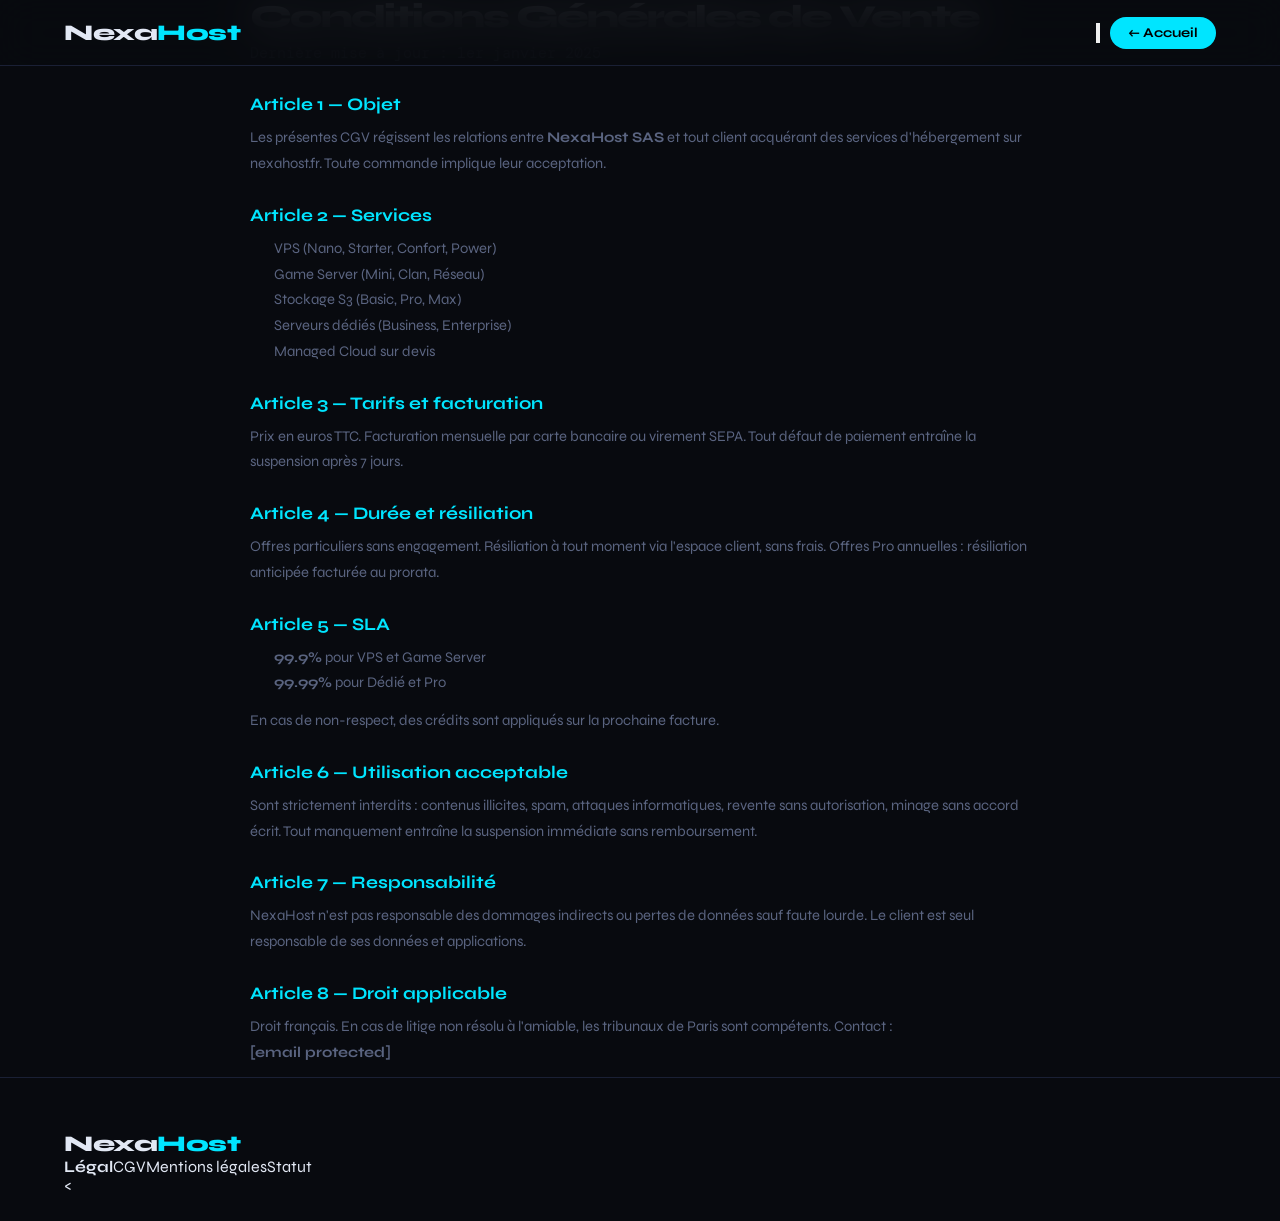
<file: cgv.html>
<!DOCTYPE html>
<html lang="fr" data-theme="dark">
<head>
  <meta charset="UTF-8"/><meta name="viewport" content="width=device-width, initial-scale=1.0"/>
  <title>NexaHost — CGV</title>
  <link rel="preconnect" href="https://fonts.googleapis.com"/>
  <link href="https://fonts.googleapis.com/css2?family=Syne:wght@400;600;700;800&family=DM+Mono:wght@300;400;500&display=swap" rel="stylesheet"/>
  <link rel="stylesheet" href="style.css"/>
</head>
<body>
<nav class="navbar" id="navbar"><a href="index.html" class="nav-logo">Nexa<span>Host</span></a><div class="nav-right"><button class="theme-toggle" id="themeToggle"><svg class="icon-sun" viewBox="0 0 24 24" fill="none" stroke="currentColor" stroke-width="2"><circle cx="12" cy="12" r="5"/><line x1="12" y1="1" x2="12" y2="3"/><line x1="12" y1="21" x2="12" y2="23"/></svg><svg class="icon-moon" viewBox="0 0 24 24" fill="none" stroke="currentColor" stroke-width="2"><path d="M21 12.79A9 9 0 1 1 11.21 3 7 7 0 0 0 21 12.79z"/></svg></button><a href="index.html" class="btn-nav">← Accueil</a></div></nav>
<main class="legal-page">
  <h1>Conditions Générales de Vente</h1><p class="legal-date">Dernière mise à jour : 1er janvier 2025</p>
  <h2>Article 1 — Objet</h2><p>Les présentes CGV régissent les relations entre <strong>NexaHost SAS</strong> et tout client acquérant des services d'hébergement sur nexahost.fr. Toute commande implique leur acceptation.</p>
  <h2>Article 2 — Services</h2><ul><li>VPS (Nano, Starter, Confort, Power)</li><li>Game Server (Mini, Clan, Réseau)</li><li>Stockage S3 (Basic, Pro, Max)</li><li>Serveurs dédiés (Business, Enterprise)</li><li>Managed Cloud sur devis</li></ul>
  <h2>Article 3 — Tarifs et facturation</h2><p>Prix en euros TTC. Facturation mensuelle par carte bancaire ou virement SEPA. Tout défaut de paiement entraîne la suspension après 7 jours.</p>
  <h2>Article 4 — Durée et résiliation</h2><p>Offres particuliers sans engagement. Résiliation à tout moment via l'espace client, sans frais. Offres Pro annuelles : résiliation anticipée facturée au prorata.</p>
  <h2>Article 5 — SLA</h2><ul><li><strong>99.9%</strong> pour VPS et Game Server</li><li><strong>99.99%</strong> pour Dédié et Pro</li></ul><p>En cas de non-respect, des crédits sont appliqués sur la prochaine facture.</p>
  <h2>Article 6 — Utilisation acceptable</h2><p>Sont strictement interdits : contenus illicites, spam, attaques informatiques, revente sans autorisation, minage sans accord écrit. Tout manquement entraîne la suspension immédiate sans remboursement.</p>
  <h2>Article 7 — Responsabilité</h2><p>NexaHost n'est pas responsable des dommages indirects ou pertes de données sauf faute lourde. Le client est seul responsable de ses données et applications.</p>
  <h2>Article 8 — Droit applicable</h2><p>Droit français. En cas de litige non résolu à l'amiable, les tribunaux de Paris sont compétents. Contact : <strong><a href="/cdn-cgi/l/email-protection" class="__cf_email__" data-cfemail="097a7c7979667b7d49676c716861667a7d276f7b">[email&#160;protected]</a></strong></p>
</main>
<footer class="footer"><div class="footer-inner"><div class="footer-brand"><span class="nav-logo">Nexa<span>Host</span></span></div><div class="footer-links"><strong>Légal</strong><a href="cgv.html">CGV</a><a href="mentions-legales.html">Mentions légales</a><a href="status.html">Statut</a></div><
</file>
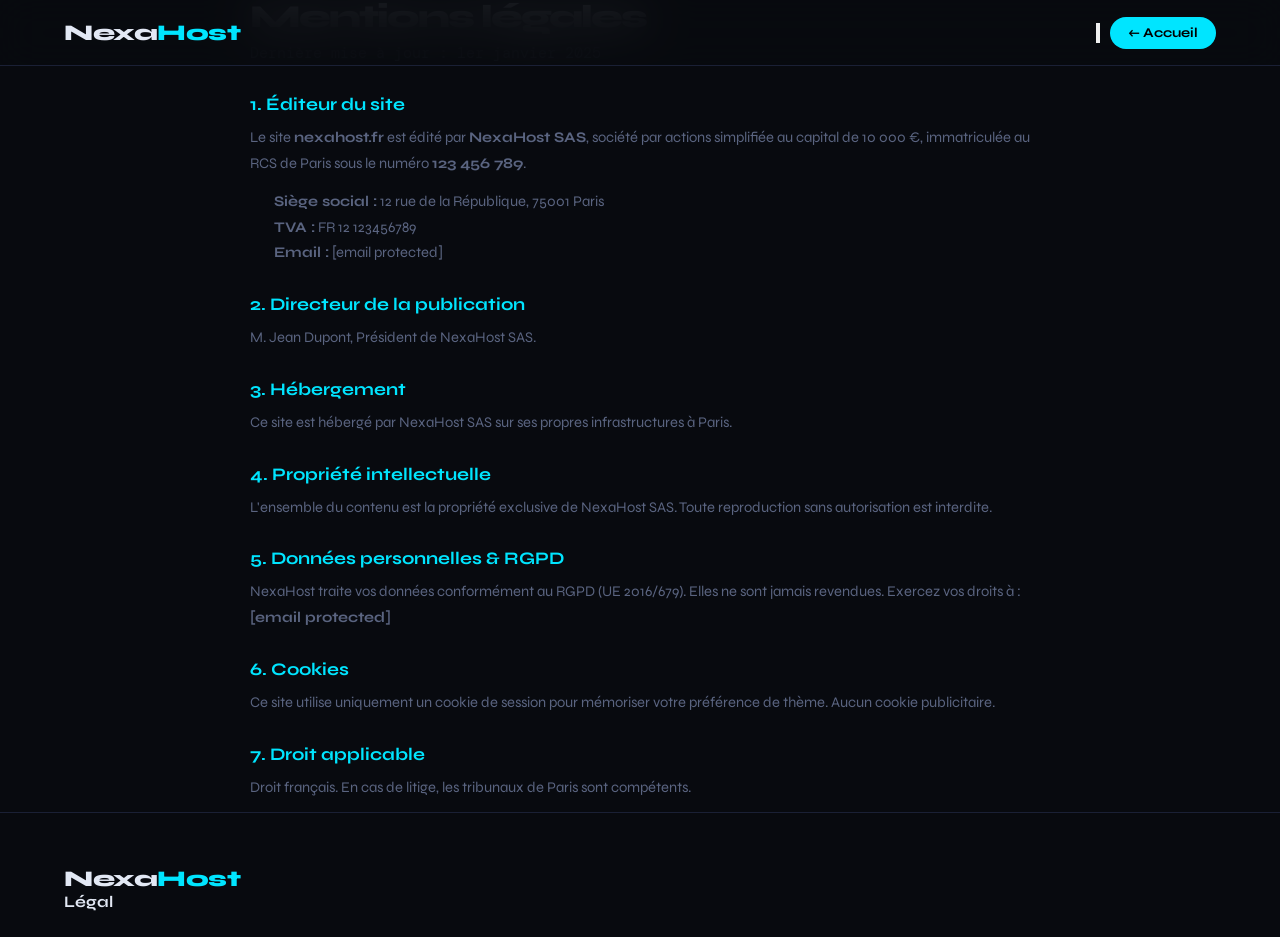
<file: mentions-legales.html>
<!DOCTYPE html>
<html lang="fr" data-theme="dark">
<head>
  <meta charset="UTF-8"/><meta name="viewport" content="width=device-width, initial-scale=1.0"/>
  <title>NexaHost — Mentions légales</title>
  <link rel="preconnect" href="https://fonts.googleapis.com"/>
  <link href="https://fonts.googleapis.com/css2?family=Syne:wght@400;600;700;800&family=DM+Mono:wght@300;400;500&display=swap" rel="stylesheet"/>
  <link rel="stylesheet" href="style.css"/>
</head>
<body>
<nav class="navbar" id="navbar"><a href="index.html" class="nav-logo">Nexa<span>Host</span></a><div class="nav-right"><button class="theme-toggle" id="themeToggle"><svg class="icon-sun" viewBox="0 0 24 24" fill="none" stroke="currentColor" stroke-width="2"><circle cx="12" cy="12" r="5"/><line x1="12" y1="1" x2="12" y2="3"/><line x1="12" y1="21" x2="12" y2="23"/></svg><svg class="icon-moon" viewBox="0 0 24 24" fill="none" stroke="currentColor" stroke-width="2"><path d="M21 12.79A9 9 0 1 1 11.21 3 7 7 0 0 0 21 12.79z"/></svg></button><a href="index.html" class="btn-nav">← Accueil</a></div></nav>
<main class="legal-page">
  <h1>Mentions légales</h1><p class="legal-date">Dernière mise à jour : 1er janvier 2025</p>
  <h2>1. Éditeur du site</h2><p>Le site <strong>nexahost.fr</strong> est édité par <strong>NexaHost SAS</strong>, société par actions simplifiée au capital de 10 000 €, immatriculée au RCS de Paris sous le numéro <strong>123 456 789</strong>.</p><ul><li><strong>Siège social :</strong> 12 rue de la République, 75001 Paris</li><li><strong>TVA :</strong> FR 12 123456789</li><li><strong>Email :</strong> <a href="/cdn-cgi/l/email-protection" class="__cf_email__" data-cfemail="36555958425755427658534e575e594542185044">[email&#160;protected]</a></li></ul>
  <h2>2. Directeur de la publication</h2><p>M. Jean Dupont, Président de NexaHost SAS.</p>
  <h2>3. Hébergement</h2><p>Ce site est hébergé par NexaHost SAS sur ses propres infrastructures à Paris.</p>
  <h2>4. Propriété intellectuelle</h2><p>L'ensemble du contenu est la propriété exclusive de NexaHost SAS. Toute reproduction sans autorisation est interdite.</p>
  <h2>5. Données personnelles & RGPD</h2><p>NexaHost traite vos données conformément au RGPD (UE 2016/679). Elles ne sont jamais revendues. Exercez vos droits à : <strong><a href="/cdn-cgi/l/email-protection" class="__cf_email__" data-cfemail="9fefedf6e9fefce6dff1fae7fef7f0ecebb1f9ed">[email&#160;protected]</a></strong></p>
  <h2>6. Cookies</h2><p>Ce site utilise uniquement un cookie de session pour mémoriser votre préférence de thème. Aucun cookie publicitaire.</p>
  <h2>7. Droit applicable</h2><p>Droit français. En cas de litige, les tribunaux de Paris sont compétents.</p>
</main>
<footer class="footer"><div class="footer-inner"><div class="footer-brand"><span class="nav-logo">Nexa<span>Host</span></span></div><div class="footer-links"><strong>Légal</str
</file>
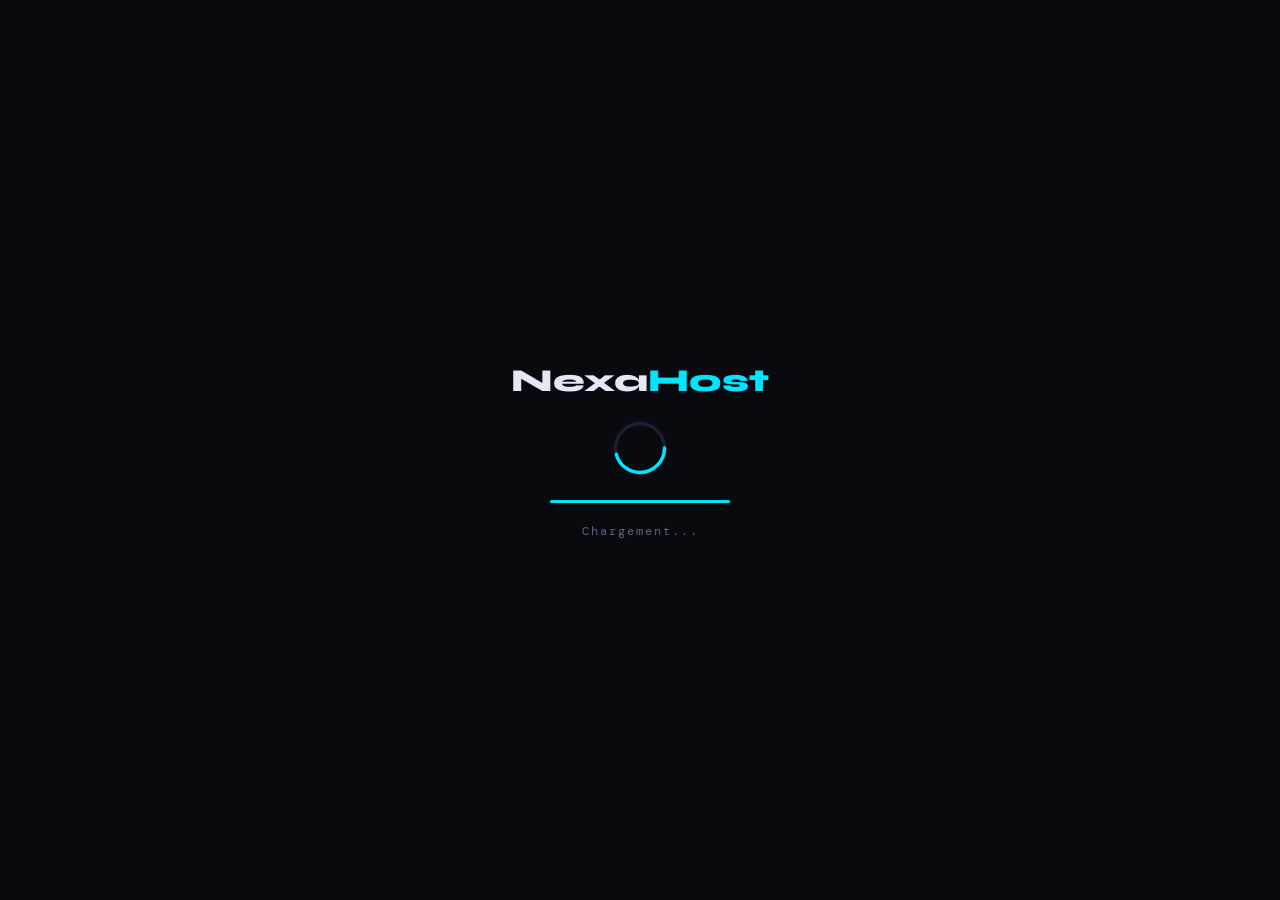
<file: order.html>
<!DOCTYPE html>
<html lang="fr" data-theme="dark">
<head>
  <meta charset="UTF-8"/><meta name="viewport" content="width=device-width, initial-scale=1.0"/>
  <title>NexaHost — Commander</title>
  <link rel="preconnect" href="https://fonts.googleapis.com"/>
  <link rel="preconnect" href="https://fonts.gstatic.com" crossorigin/>
  <link href="https://fonts.googleapis.com/css2?family=Syne:wght@400;600;700;800&family=DM+Mono:wght@300;400;500&display=swap" rel="stylesheet"/>
  <link rel="stylesheet" href="style.css"/>
</head>
<body>
<div id="loader"><div class="loader-logo">Nexa<span>Host</span></div><div class="loader-ring"><svg viewBox="0 0 64 64"><circle cx="32" cy="32" r="28"/><circle class="arc" cx="32" cy="32" r="28"/></svg></div><div class="loader-bar"><div class="loader-fill"></div></div><div class="loader-text">Chargement...</div></div>

<nav class="navbar" id="navbar">
  <a href="index.html" class="nav-logo">Nexa<span>Host</span></a>
  <ul class="nav-links"><li><a href="index.html#particuliers">Offres</a></li><li><a href="index.html#contact">Contact</a></li></ul>
  <div class="nav-right">
    <button class="theme-toggle" id="themeToggle" aria-label="Thème">
      <svg class="icon-sun" viewBox="0 0 24 24" fill="none" stroke="currentColor" stroke-width="2"><circle cx="12" cy="12" r="5"/><line x1="12" y1="1" x2="12" y2="3"/><line x1="12" y1="21" x2="12" y2="23"/><line x1="4.22" y1="4.22" x2="5.64" y2="5.64"/><line x1="18.36" y1="18.36" x2="19.78" y2="19.78"/><line x1="1" y1="12" x2="3" y2="12"/><line x1="21" y1="12" x2="23" y2="12"/><line x1="4.22" y1="19.78" x2="5.64" y2="18.36"/><line x1="18.36" y1="5.64" x2="19.78" y2="4.22"/></svg>
      <svg class="icon-moon" viewBox="0 0 24 24" fill="none" stroke="currentColor" stroke-width="2"><path d="M21 12.79A9 9 0 1 1 11.21 3 7 7 0 0 0 21 12.79z"/></svg>
    </button>
    <a href="index.html" class="btn-nav">← Retour</a>
  </div>
</nav>

<main class="order-page">
  <!-- Steps -->
  <div class="order-steps">
    <div class="order-step active" id="step-tab-1"><span class="order-step-num">1</span><span>Configuration</span></div>
    <div class="order-sep"></div>
    <div class="order-step" id="step-tab-2"><span class="order-step-num">2</span><span>Compte</span></div>
    <div class="order-sep"></div>
    <div class="order-step" id="step-tab-3"><span class="order-step-num">3</span><span>Paiement</span></div>
  </div>

  <!-- ÉTAPE 1 : Configuration -->
  <div class="order-panel active" id="order-step-1">
    <h2 class="order-section-title">Choisissez votre offre</h2>
    <div class="plan-grid" id="planGrid">
      <div class="plan-option" data-plan="nano" data-price="1.99"><h4>VPS Nano</h4><div class="plan-price">1,99€<span style="font-size:.8rem;color:var(--muted)">/mois</span></div><div class="plan-specs">1 vCPU • 1 Go RAM<br/>20 Go SSD</div></div>
      <div class="plan-option" data-plan="starter" data-price="3.99"><h4>VPS Starter</h4><div class="plan-price">3,99€<span style="font-size:.8rem;color:var(--muted)">/mois</span></div><div class="plan-specs">2 vCPU • 4 Go RAM<br/>50 Go SSD</div></div>
      <div class="plan-option selected" data-plan="confort" data-price="8.99"><h4>VPS Confort ⭐</h4><div class="plan-price">8,99€<span style="font-size:.8rem;color:var(--muted)">/mois</span></div><div class="plan-specs">4 vCPU • 8 Go RAM<br/>120 Go SSD</div></div>
      <div class="plan-option" data-plan="power" data-price="16.99"><h4>VPS Power</h4><div class="plan-price">16,99€<span style="font-size:.8rem;color:var(--muted)">/mois</span></div><div class="plan-specs">8 vCPU • 16 Go RAM<br/>250 Go SSD</div></div>
      <div class="plan-option" data-plan="game-clan" data-price="12.99"><h4>Game Clan 🎮</h4><div class="plan-price">12,99€<span style="font-size:.8rem;color:var(--muted)">/mois</span></div><div class="plan-specs">8 vCPU HF • 16 Go RAM<br/>150 Go SSD</div></div>
      <div class="plan-option" data-plan="business" data-price="49.99"><h4>Dédié Business</h4><div class="plan-price">49,99€<span style="font-size:.8rem;color:var(--muted)">/mois</span></div><div class="plan-specs">8 cœurs • 32 Go RAM<br/>500 Go NVMe</div></div>
    </div>

    <h2 class="order-section-title">Système d'exploitation</h2>
    <div class="os-grid" id="osGrid">
      <div class="os-option selected" data-os="ubuntu"><span class="os-icon">🟠</span>Ubuntu 24.04</div>
      <div class="os-option" data-os="debian"><span class="os-icon">🔴</span>Debian 12</div>
      <div class="os-option" data-os="centos"><span class="os-icon">🟣</span>AlmaLinux 9</div>
      <div class="os-option" data-os="windows"><span class="os-icon">🔵</span>Windows Server</div>
      <div class="os-option" data-os="custom"><span class="os-icon">⚙️</span>ISO Custom</div>
    </div>

    <h2 class="order-section-title">Localisation</h2>
    <div class="loc-grid" id="locGrid">
      <div class="loc-option selected" data-loc="paris"><span class="loc-flag">🇫🇷</span><strong>Paris</strong><span>~2ms • Tier-3</span></div>
      <div class="loc-option" data-loc="frankfurt"><span class="loc-flag">🇩🇪</span><strong>Frankfurt</strong><span>~8ms • Tier-4</span></div>
      <div class="loc-option" data-loc="amsterdam"><span class="loc-flag">🇳🇱</span><strong>Amsterdam</strong><span>~5ms • Tier-3</span></div>
    </div>

    <div class="order-nav">
      <a href="index.html" class="btn-order-back">← Retour aux offres</a>
      <button class="btn-order-next" onclick="goStep(2)">Continuer →</button>
    </div>
  </div>

  <!-- ÉTAPE 2 : Compte -->
  <div class="order-panel" id="order-step-2">
    <h2 class="order-section-title">Vos informations</h2>
    <div class="order-form">
      <div class="form-row" style="display:grid;grid-template-columns:1fr 1fr;gap:16px">
        <div class="form-group"><label>Prénom</label><input type="text" id="o-prenom" placeholder="Jean"/></div>
        <div class="form-group"><label>Nom</label><input type="text" id="o-nom" placeholder="Dupont"/></div>
      </div>
      <div class="form-group"><label>Email</label><input type="email" id="o-email" placeholder="jean@exemple.fr"/></div>
      <div class="form-group"><label>Mot de passe</label><input type="password" id="o-pass" placeholder="Min. 8 caractères"/></div>
      <div class="form-group"><label>Pays</label>
        <select id="o-pays" style="background:var(--card-bg);border:1px solid var(--border);border-radius:10px;padding:12px 16px;color:var(--text);font-family:var(--font);font-size:.92rem;outline:none;appearance:none">
          <option>France</option><option>Belgique</option><option>Suisse</option><option>Luxembourg</option><option>Canada</option><option>Autre</option>
        </select>
      </div>
      <div class="form-group"><label>Code promo (optionnel)</label>
        <div style="display:flex;gap:10px">
          <input type="text" id="o-promo" placeholder="Ex: NEXA20" style="flex:1;text-transform:uppercase"/>
          <button type="button" class="btn-promo" onclick="applyOrderPromo()">Appliquer</button>
        </div>
        <div id="o-promoResult" class="promo-result" style="margin-top:6px"></div>
      </div>
    </div>
    <div class="order-nav">
      <button class="btn-order-back" onclick="goStep(1)">← Retour</button>
      <button class="btn-order-next" onclick="goStep(3)">Continuer →</button>
    </div>
  </div>

  <!-- ÉTAPE 3 : Paiement -->
  <div class="order-panel" id="order-step-3">
    <h2 class="order-section-title">Récapitulatif</h2>
    <div class="order-summary" id="orderSummary"></div>

    <h2 class="order-section-title">Méthode de paiement</h2>
    <div class="payment-methods">
      <div class="pm-option selected" data-pm="card">💳 Carte bancaire</div>
      <div class="pm-option" data-pm="paypal">🅿️ PayPal</div>
      <div class="pm-option" data-pm="sepa">🏦 Virement SEPA</div>
    </div>

    <div class="card-inputs" id="cardInputs">
      <div class="form-group"><label>Numéro de carte</label><input type="text" placeholder="1234 5678 9012 3456" maxlength="19" id="cardNum" oninput="formatCard(this)"/></div>
      <div class="card-row">
        <div class="form-group"><label>Date d'expiration</label><input type="text" placeholder="MM/AA" maxlength="5"/></div>
        <div class="form-group"><label>CVV</label><input type="text" placeholder="123" maxlength="3"/></div>
      </div>
      <div class="form-group"><label>Nom sur la carte</label><input type="text" placeholder="Jean Dupont"/></div>
    </div>

    <div style="background:rgba(34,197,94,.08);border:1px solid rgba(34,197,94,.2);border-radius:10px;padding:14px 18px;font-size:.84rem;color:var(--muted);margin-bottom:20px">
      🔒 Paiement sécurisé par <strong style="color:var(--text)">Stripe</strong>. Vos données ne sont jamais stockées sur nos serveurs.
    </div>

    <div class="order-nav">
      <button class="btn-order-back" onclick="goStep(2)">← Retour</button>
      <button class="btn-order-next" onclick="placeOrder()">Confirmer la commande 🚀</button>
    </div>
  </div>

  <!-- SUCCESS -->
  <div class="order-panel" id="order-success">
    <div class="order-success">
      <div class="success-icon">🎉</div>
      <h2>Commande confirmée !</h2>
      <p>Votre serveur est en cours de déploiement. Vous recevrez vos identifiants par email dans moins de 60 secondes.</p>
      <div class="order-id" id="orderId">Commande #NH-XXXXX</div>
      <div style="display:flex;gap:12px;justify-content:center;flex-wrap:wrap">
        <a href="panel.html" class="btn-primary">Accéder au panel →</a>
        <a href="index.html" class="btn-ghost">Retour à l'accueil</a>
      </div>
    </div>
  </div>
</main>

<script src="script.js"></script>
<script>
let selectedPlan = { name:'VPS Confort', price:8.99 };
let selectedOs = 'Ubuntu 24.04', selectedLoc = 'Paris 🇫🇷';
let discount = 0;

// Pre-select from URL param
const urlPlan = new URLSearchParams(location.search).get('plan');
if (urlPlan) {
  document.querySelectorAll('.plan-option').forEach(p => {
    p.classList.toggle('selected', p.dataset.plan === urlPlan);
    if (p.dataset.plan === urlPlan) selectedPlan = { name: p.querySelector('h4').textContent, price: +p.dataset.price };
  });
}

document.querySelectorAll('.plan-option').forEach(p => p.addEventListener('click', () => {
  document.querySelectorAll('.plan-option').forEach(x => x.classList.remove('selected'));
  p.classList.add('selected');
  selectedPlan = { name: p.querySelector('h4').textContent, price: +p.dataset.price };
}));
document.querySelectorAll('.os-option').forEach(o => o.addEventListener('click', () => {
  document.querySelectorAll('.os-option').forEach(x => x.classList.remove('selected'));
  o.classList.add('selected'); selectedOs = o.textContent.trim();
}));
document.querySelectorAll('.loc-option').forEach(l => l.addEventListener('click', () => {
  document.querySelectorAll('.loc-option').forEach(x => x.classList.remove('selected'));
  l.classList.add('selected'); selectedLoc = l.querySelector('strong').textContent + ' ' + l.querySelector('.loc-flag').textContent;
}));
document.querySelectorAll('.pm-option').forEach(pm => pm.addEventListener('click', () => {
  document.querySelectorAll('.pm-option').forEach(x => x.classList.remove('selected'));
  pm.classList.add('selected');
  document.getElementById('cardInputs').style.display = pm.dataset.pm === 'card' ? 'grid' : 'none';
}));

const PROMOS_ORDER = { 'NEXA20':20, 'BIENVENUE':100, 'PRO10':10, 'GAME5':5 };
function applyOrderPromo() {
  const code = (document.getElementById('o-promo')?.value||'').trim().toUpperCase();
  const res = document.getElementById('o-promoResult');
  if (PROMOS_ORDER[code]) {
    discount = PROMOS_ORDER[code]; res.textContent='✅ Code appliqué !'; res.className='promo-result ok';
  } else { discount=0; res.textContent='❌ Code invalide.'; res.className='promo-result err'; }
}

function goStep(n) {
  document.querySelectorAll('.order-panel').forEach(p => p.classList.remove('active'));
  document.querySelectorAll('.order-step').forEach((s,i) => {
    s.classList.remove('active','done');
    if (i+1 < n) s.classList.add('done');
    if (i+1 === n) s.classList.add('active');
  });
  document.getElementById(`order-step-${n}`).classList.add('active');
  if (n === 3) buildSummary();
  window.scrollTo({top:0,behavior:'smooth'});
}

function buildSummary() {
  const final = Math.max(selectedPlan.price * (1 - discount/100), 0);
  document.getElementById('orderSummary').innerHTML = `
    <div class="os-row"><span>Offre</span><span>${selectedPlan.name}</span></div>
    <div class="os-row"><span>Système</span><span>${selectedOs}</span></div>
    <div class="os-row"><span>Localisation</span><span>${selectedLoc}</span></div>
    ${discount ? `<div class="os-row"><span>Réduction</span><span style="color:var(--green)">-${discount}%</span></div>` : ''}
    <div class="os-row"><span>Total/mois</span><span>${final.toFixed(2).replace('.',',')}€</span></div>
  `;
}

function formatCard(input) {
  input.value = input.value.replace(/\D/g,'').replace(/(.{4})/g,'$1 ').trim();
}

function placeOrder() {
  const id = 'NH-' + Math.random().toString(36).substr(2,5).toUpperCase();
  document.getElementById('orderId').textContent = 'Commande #' + id;
  document.querySelectorAll('.order-panel,.order-steps').forEach(p => p.classList.remove('active'));
  document.getElementById('order-success').classList.add('active');
  window.scrollTo({top:0,behavior:'smooth'});
}
</script>
</body>
</html>
</file>
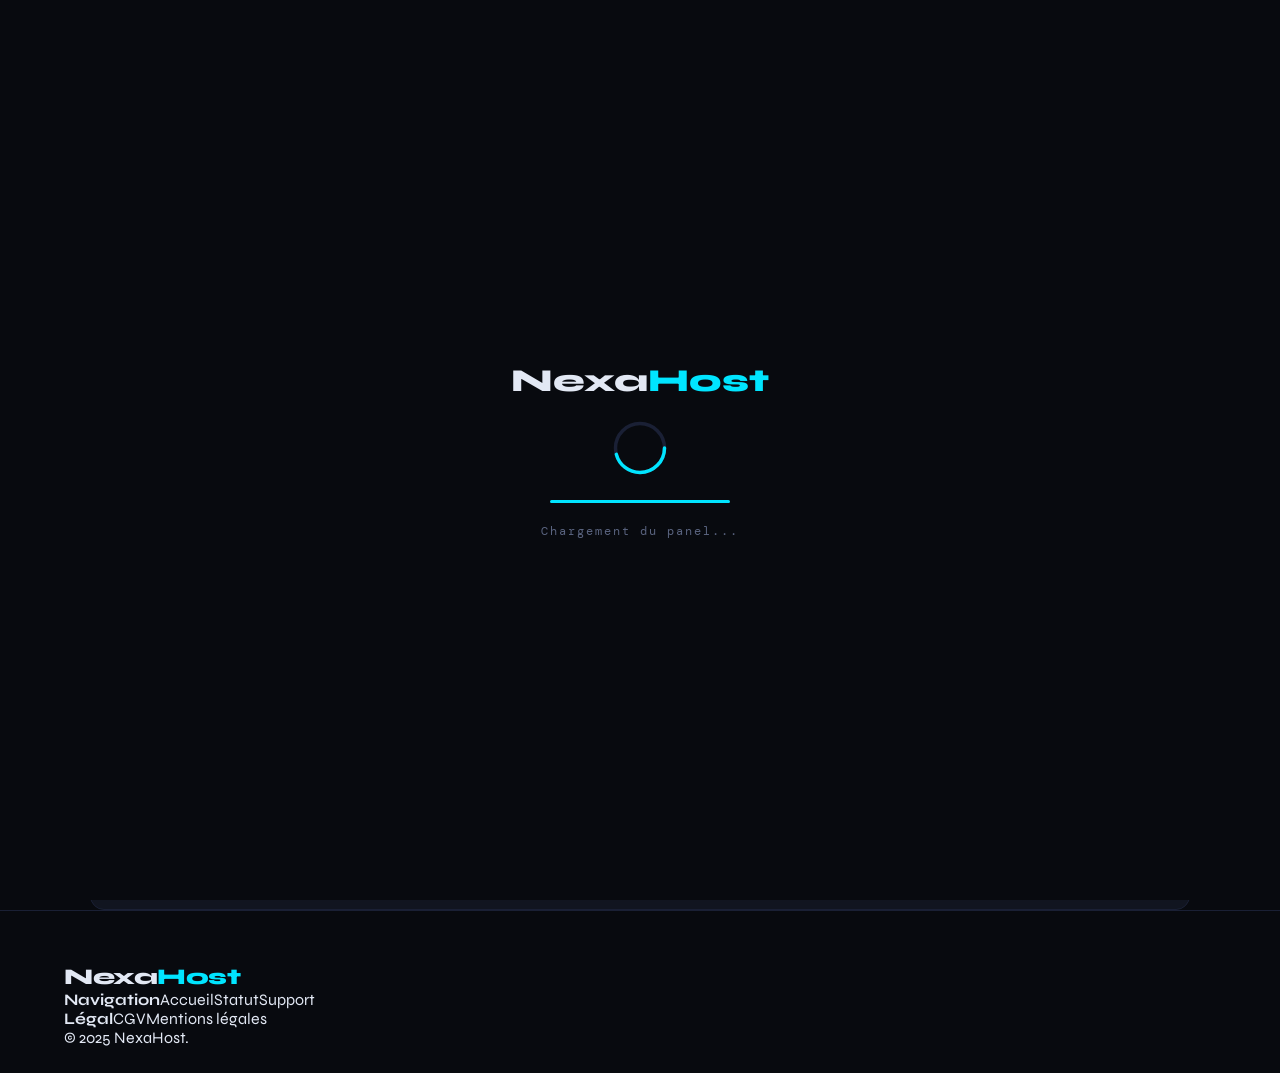
<file: panel.html>
<!DOCTYPE html>
<html lang="fr" data-theme="dark">
<head>
  <meta charset="UTF-8"/><meta name="viewport" content="width=device-width, initial-scale=1.0"/>
  <title>NexaHost — Panel Client</title>
  <link rel="preconnect" href="https://fonts.googleapis.com"/>
  <link rel="preconnect" href="https://fonts.gstatic.com" crossorigin/>
  <link href="https://fonts.googleapis.com/css2?family=Syne:wght@400;600;700;800&family=DM+Mono:wght@300;400;500&display=swap" rel="stylesheet"/>
  <link rel="stylesheet" href="style.css"/>
</head>
<body>
<div id="loader"><div class="loader-logo">Nexa<span>Host</span></div><div class="loader-ring"><svg viewBox="0 0 64 64"><circle cx="32" cy="32" r="28"/><circle class="arc" cx="32" cy="32" r="28"/></svg></div><div class="loader-bar"><div class="loader-fill"></div></div><div class="loader-text">Chargement du panel...</div></div>

<nav class="navbar" id="navbar">
  <a href="index.html" class="nav-logo">Nexa<span>Host</span></a>
  <ul class="nav-links"><li><a href="index.html">Accueil</a></li><li><a href="status.html">Statut</a></li><li><a href="index.html#contact">Support</a></li></ul>
  <div class="nav-right">
    <button class="theme-toggle" id="themeToggle" aria-label="Thème">
      <svg class="icon-sun" viewBox="0 0 24 24" fill="none" stroke="currentColor" stroke-width="2"><circle cx="12" cy="12" r="5"/><line x1="12" y1="1" x2="12" y2="3"/><line x1="12" y1="21" x2="12" y2="23"/><line x1="4.22" y1="4.22" x2="5.64" y2="5.64"/><line x1="18.36" y1="18.36" x2="19.78" y2="19.78"/><line x1="1" y1="12" x2="3" y2="12"/><line x1="21" y1="12" x2="23" y2="12"/><line x1="4.22" y1="19.78" x2="5.64" y2="18.36"/><line x1="18.36" y1="5.64" x2="19.78" y2="4.22"/></svg>
      <svg class="icon-moon" viewBox="0 0 24 24" fill="none" stroke="currentColor" stroke-width="2"><path d="M21 12.79A9 9 0 1 1 11.21 3 7 7 0 0 0 21 12.79z"/></svg>
    </button>
    <span style="font-size:.84rem;color:var(--muted);font-family:var(--mono)">👤 jean.dupont</span>
  </div>
</nav>

<main class="panel-page">
  <div class="panel-header">
    <div class="panel-welcome">
      <h1>Bonjour, Jean 👋</h1>
      <p id="panelDate">Chargement...</p>
    </div>
    <a href="order.html" class="btn-primary">+ Nouveau serveur</a>
  </div>

  <!-- Stats -->
  <div class="panel-grid">
    <div class="panel-stat reveal"><div class="ps-label">Serveurs actifs</div><div class="ps-val">3</div><div class="ps-sub">sur 3 en ligne</div></div>
    <div class="panel-stat reveal"><div class="ps-label">Trafic ce mois</div><div class="ps-val">847 Go</div><div class="ps-sub">sur 3 000 Go inclus</div></div>
    <div class="panel-stat reveal"><div class="ps-label">Uptime moyen</div><div class="ps-val" style="color:var(--green)">99.98%</div><div class="ps-sub">30 derniers jours</div></div>
    <div class="panel-stat reveal"><div class="ps-label">Prochaine facture</div><div class="ps-val">29,97€</div><div class="ps-sub">dans 12 jours</div></div>
  </div>

  <!-- Serveurs -->
  <div class="panel-section-title">🖥️ Mes serveurs <span class="panel-badge">3 actifs</span></div>
  <div class="server-list">
    <div class="server-item reveal">
      <div class="si-status-dot"></div>
      <div class="si-info"><strong>vps-paris-01</strong><span>VPS Confort • Paris 🇫🇷 • Ubuntu 24.04</span></div>
      <div class="si-metrics">
        <div class="si-metric"><div class="sm-val">62%</div><div class="sm-label">CPU</div></div>
        <div class="si-metric"><div class="sm-val">45%</div><div class="sm-label">RAM</div></div>
        <div class="si-metric"><div class="sm-val">30%</div><div class="sm-label">SSD</div></div>
        <div class="si-metric"><div class="sm-val" style="color:var(--green)">12ms</div><div class="sm-label">Ping</div></div>
      </div>
      <div class="si-actions">
        <button class="btn-sm" onclick="alert('Console ouverte !')">Console</button>
        <button class="btn-sm" onclick="alert('Redémarrage en cours...')">Restart</button>
        <button class="btn-sm danger" onclick="alert('Confirmation requise')">Stop</button>
      </div>
    </div>
    <div class="server-item reveal">
      <div class="si-status-dot"></div>
      <div class="si-info"><strong>game-mc-01</strong><span>Game Clan • Amsterdam 🇳🇱 • Minecraft 1.21</span></div>
      <div class="si-metrics">
        <div class="si-metric"><div class="sm-val">78%</div><div class="sm-label">CPU</div></div>
        <div class="si-metric"><div class="sm-val">82%</div><div class="sm-label">RAM</div></div>
        <div class="si-metric"><div class="sm-val">55%</div><div class="sm-label">SSD</div></div>
        <div class="si-metric"><div class="sm-val" style="color:var(--yellow)">38ms</div><div class="sm-label">Ping</div></div>
      </div>
      <div class="si-actions">
        <button class="btn-sm" onclick="alert('Console ouverte !')">Console</button>
        <button class="btn-sm" onclick="alert('Redémarrage en cours...')">Restart</button>
        <button class="btn-sm danger">Stop</button>
      </div>
    </div>
    <div class="server-item reveal">
      <div class="si-status-dot"></div>
      <div class="si-info"><strong>vps-fra-02</strong><span>VPS Starter • Frankfurt 🇩🇪 • Debian 12</span></div>
      <div class="si-metrics">
        <div class="si-metric"><div class="sm-val">12%</div><div class="sm-label">CPU</div></div>
        <div class="si-metric"><div class="sm-val">28%</div><div class="sm-label">RAM</div></div>
        <div class="si-metric"><div class="sm-val">18%</div><div class="sm-label">SSD</div></div>
        <div class="si-metric"><div class="sm-val" style="color:var(--green)">8ms</div><div class="sm-label">Ping</div></div>
      </div>
      <div class="si-actions">
        <button class="btn-sm">Console</button>
        <button class="btn-sm">Restart</button>
        <button class="btn-sm danger">Stop</button>
      </div>
    </div>
  </div>

  <!-- Factures -->
  <div class="panel-section-title" style="margin-top:40px">🧾 Factures récentes</div>
  <div class="invoice-list">
    <div class="invoice-item reveal">
      <div class="inv-info"><strong>Facture #NH-2025-012</strong><span>Décembre 2025</span></div>
      <div class="inv-amount">29,97€</div>
      <span class="inv-badge paid">Payée</span>
      <button class="btn-dl" onclick="alert('Téléchargement PDF...')">📄 PDF</button>
    </div>
    <div class="invoice-item reveal">
      <div class="inv-info"><strong>Facture #NH-2025-011</strong><span>Novembre 2025</span></div>
      <div class="inv-amount">29,97€</div>
      <span class="inv-badge paid">Payée</span>
      <button class="btn-dl" onclick="alert('Téléchargement PDF...')">📄 PDF</button>
    </div>
    <div class="invoice-item reveal">
      <div class="inv-info"><strong>Facture #NH-2025-010</strong><span>Octobre 2025</span></div>
      <div class="inv-amount">17,98€</div>
      <span class="inv-badge paid">Payée</span>
      <button class="btn-dl" onclick="alert('Téléchargement PDF...')">📄 PDF</button>
    </div>
    <div class="invoice-item reveal">
      <div class="inv-info"><strong>Facture #NH-2026-001</strong><span>Janvier 2026</span></div>
      <div class="inv-amount">29,97€</div>
      <span class="inv-badge pending">En attente</span>
      <button class="btn-dl btn-primary" style="padding:6px 14px;font-size:.78rem" onclick="alert('Paiement...')">Payer</button>
    </div>
  </div>
</main>

<footer class="footer">
  <div class="footer-inner">
    <div class="footer-brand"><span class="nav-logo">Nexa<span>Host</span></span></div>
    <div class="footer-links"><strong>Navigation</strong><a href="index.html">Accueil</a><a href="status.html">Statut</a><a href="index.html#contact">Support</a></div>
    <div class="footer-links"><strong>Légal</strong><a href="cgv.html">CGV</a><a href="mentions-legales.html">Mentions légales</a></div>
  </div>
  <div class="footer-bottom"><p>© 2025 NexaHost.</p></div>
</footer>
<script src="script.js"></script>
<script>
  document.getElementById('panelDate').textContent = new Date().toLocaleDateString('fr-FR',{weekday:'long',year:'numeric',month:'long',day:'numeric'});
</script>
</body>
</html>
</file>
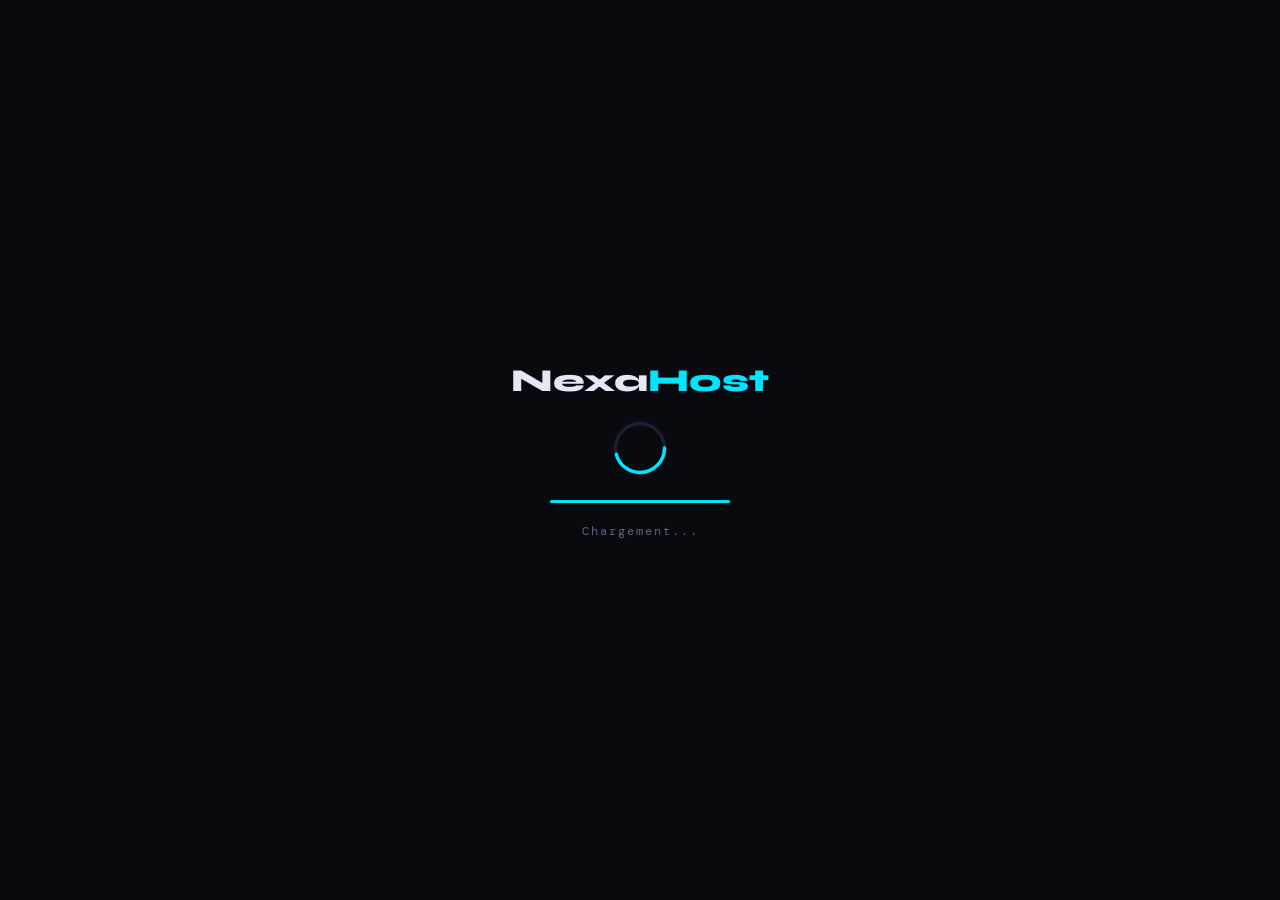
<file: ping.html>
<!DOCTYPE html>
<html lang="fr" data-theme="dark">
<head>
  <meta charset="UTF-8"/><meta name="viewport" content="width=device-width, initial-scale=1.0"/>
  <title>NexaHost — Ping Checker</title>
  <link rel="preconnect" href="https://fonts.googleapis.com"/>
  <link href="https://fonts.googleapis.com/css2?family=Syne:wght@400;600;700;800&family=DM+Mono:wght@300;400;500&display=swap" rel="stylesheet"/>
  <link rel="stylesheet" href="style.css"/>
</head>
<body>
<div id="loader"><div class="loader-logo">Nexa<span>Host</span></div><div class="loader-ring"><svg viewBox="0 0 64 64"><circle cx="32" cy="32" r="28"/><circle class="arc" cx="32" cy="32" r="28"/></svg></div><div class="loader-bar"><div class="loader-fill"></div></div><div class="loader-text">Chargement...</div></div>

<nav class="navbar" id="navbar">
  <a href="index.html" class="nav-logo">Nexa<span>Host</span></a>
  <ul class="nav-links"><li><a href="index.html">Accueil</a></li><li><a href="index.html#particuliers">Offres</a></li></ul>
  <div class="nav-right">
    <button class="theme-toggle" id="themeToggle" aria-label="Thème">
      <svg class="icon-sun" viewBox="0 0 24 24" fill="none" stroke="currentColor" stroke-width="2"><circle cx="12" cy="12" r="5"/><line x1="12" y1="1" x2="12" y2="3"/><line x1="12" y1="21" x2="12" y2="23"/><line x1="4.22" y1="4.22" x2="5.64" y2="5.64"/><line x1="18.36" y1="18.36" x2="19.78" y2="19.78"/><line x1="1" y1="12" x2="3" y2="12"/><line x1="21" y1="12" x2="23" y2="12"/><line x1="4.22" y1="19.78" x2="5.64" y2="18.36"/><line x1="18.36" y1="5.64" x2="19.78" y2="4.22"/></svg>
      <svg class="icon-moon" viewBox="0 0 24 24" fill="none" stroke="currentColor" stroke-width="2"><path d="M21 12.79A9 9 0 1 1 11.21 3 7 7 0 0 0 21 12.79z"/></svg>
    </button>
    <a href="order.html" class="btn-nav">Commander</a>
  </div>
</nav>

<main class="ping-page">
  <div class="section-header" style="padding-top:calc(var(--nav-h)+40px);margin-bottom:40px">
    <p class="section-tag">Outil</p>
    <h2>Ping Checker</h2>
    <p class="section-sub">Testez votre latence vers nos 3 datacenters européens depuis votre position.</p>
  </div>

  <div class="ping-input-row">
    <input type="text" class="ping-input" id="pingIp" placeholder="Entrez votre IP ou laissez vide pour détecter automatiquement" />
    <button class="btn-ping" id="pingBtn" onclick="runPing()">⚡ Tester</button>
  </div>

  <div id="pingIpDisplay" style="text-align:center;font-family:var(--mono);font-size:.82rem;color:var(--muted);margin-bottom:28px"></div>

  <div class="ping-results" id="pingResults">
    <div class="ping-result" id="pr-paris">
      <span class="ping-flag">🇫🇷</span>
      <div class="ping-info"><strong>Paris, France</strong><span>CDG1 — Tier-3</span></div>
      <div class="ping-bar-wrap"><div class="ping-bar-bg"><div class="ping-bar-fill" id="pb-paris" style="width:0%"></div></div></div>
      <div class="ping-ms" id="pm-paris">—</div>
    </div>
    <div class="ping-result" id="pr-frankfurt">
      <span class="ping-flag">🇩🇪</span>
      <div class="ping-info"><strong>Frankfurt, Allemagne</strong><span>FRA1 — Tier-4</span></div>
      <div class="ping-bar-wrap"><div class="ping-bar-bg"><div class="ping-bar-fill" id="pb-frankfurt" style="width:0%"></div></div></div>
      <div class="ping-ms" id="pm-frankfurt">—</div>
    </div>
    <div class="ping-result" id="pr-amsterdam">
      <span class="ping-flag">🇳🇱</span>
      <div class="ping-info"><strong>Amsterdam, Pays-Bas</strong><span>AMS1 — Tier-3</span></div>
      <div class="ping-bar-wrap"><div class="ping-bar-bg"><div class="ping-bar-fill" id="pb-amsterdam" style="width:0%"></div></div></div>
      <div class="ping-ms" id="pm-amsterdam">—</div>
    </div>
  </div>

  <div id="pingRecommend" style="display:none;margin-top:32px;background:rgba(0,229,255,.06);border:1px solid rgba(0,229,255,.2);border-radius:var(--radius);padding:20px 24px;text-align:center">
    <p style="font-family:var(--mono);font-size:.8rem;color:var(--muted);margin-bottom:8px">RECOMMANDATION</p>
    <p id="pingRecommendText" style="font-weight:700;font-size:1rem;margin-bottom:16px"></p>
    <a href="order.html" class="btn-primary">Choisir ce datacenter →</a>
  </div>

  <p class="ping-note">
    ⚠️ Les latences affichées sont simulées à partir de votre position géographique estimée.<br/>
    Pour un test réel, utilisez la commande <code style="color:var(--accent);font-family:var(--mono)">ping paris.nexahost.fr</code> dans votre terminal.
  </p>
</main>

<footer class="footer">
  <div class="footer-inner">
    <div class="footer-brand"><span class="nav-logo">Nexa<span>Host</span></span></div>
    <div class="footer-links"><strong>Navigation</strong><a href="index.html">Accueil</a><a href="index.html#particuliers">Offres</a></div>
    <div class="footer-links"><strong>Outils</strong><a href="ping.html">Ping Checker</a><a href="status.html">Statut</a></div>
  </div>
  <div class="footer-bottom"><p>© 2025 NexaHost.</p></div>
</footer>

<script src="script.js"></script>
<script>
const DCS = [
  { id:'paris',    name:'Paris',     base:8,  range:15 },
  { id:'frankfurt',name:'Frankfurt', base:18, range:20 },
  { id:'amsterdam',name:'Amsterdam', base:14, range:18 },
];

async function detectIp() {
  try {
    const r = await fetch('https://api.ipify.org?format=json');
    const d = await r.json();
    return d.ip;
  } catch { return '—'; }
}

async function runPing() {
  const btn = document.getElementById('pingBtn');
  btn.textContent = '⏳ Test en cours...'; btn.disabled = true;

  // Detect or use entered IP
  let ip = document.getElementById('pingIp').value.trim();
  if (!ip) { ip = await detectIp(); document.getElementById('pingIp').value = ip; }
  document.getElementById('pingIpDisplay').textContent = '📍 IP détectée : ' + ip;

  // Reset
  DCS.forEach(dc => {
    const pr = document.getElementById('pr-'+dc.id);
    pr.className = 'ping-result measuring';
    document.getElementById('pm-'+dc.id).innerHTML = '<div class="ping-loader"><div class="ping-dot"></div><div class="ping-dot"></div><div class="ping-dot"></div></div>';
    document.getElementById('pb-'+dc.id).style.width = '0%';
    document.getElementById('pb-'+dc.id).className = 'ping-bar-fill';
  });

  document.getElementById('pingRecommend').style.display = 'none';

  // Simulate pings with delays
  const results = [];
  for (const dc of DCS) {
    await new Promise(r => setTimeout(r, 400 + Math.random() * 600));
    const ms = dc.base + Math.floor(Math.random() * dc.range);
    results.push({ ...dc, ms });
    const cls = ms < 20 ? 'fast' : ms < 50 ? 'medium' : 'slow';
    const pct = Math.min(ms / 150 * 100, 100);
    document.getElementById('pr-'+dc.id).className = 'ping-result ' + cls;
    document.getElementById('pm-'+dc.id).textContent = ms + ' ms';
    document.getElementById('pm-'+dc.id).className = 'ping-ms ' + cls;
    document.getElementById('pb-'+dc.id).style.width = pct + '%';
    document.getElementById('pb-'+dc.id).className = 'ping-bar-fill ' + cls;
  }

  // Recommend best
  const best = results.reduce((a,b) => a.ms < b.ms ? a : b);
  document.getElementById('pingRecommend').style.display = 'block';
  document.getElementById('pingRecommendText').textContent =
    `✅ Meilleure latence : ${best.name} (${best.ms} ms) — Datacenter recommandé pour vous.`;

  btn.textContent = '⚡ Tester à nouveau'; btn.disabled = false;
}

// Auto-detect IP on load
detectIp().then(ip => {
  if (ip !== '—') document.getElementById('pingIpDisplay').textContent = '📍 IP détectée : ' + ip;
});
</script>
</body>
</html>
</file>
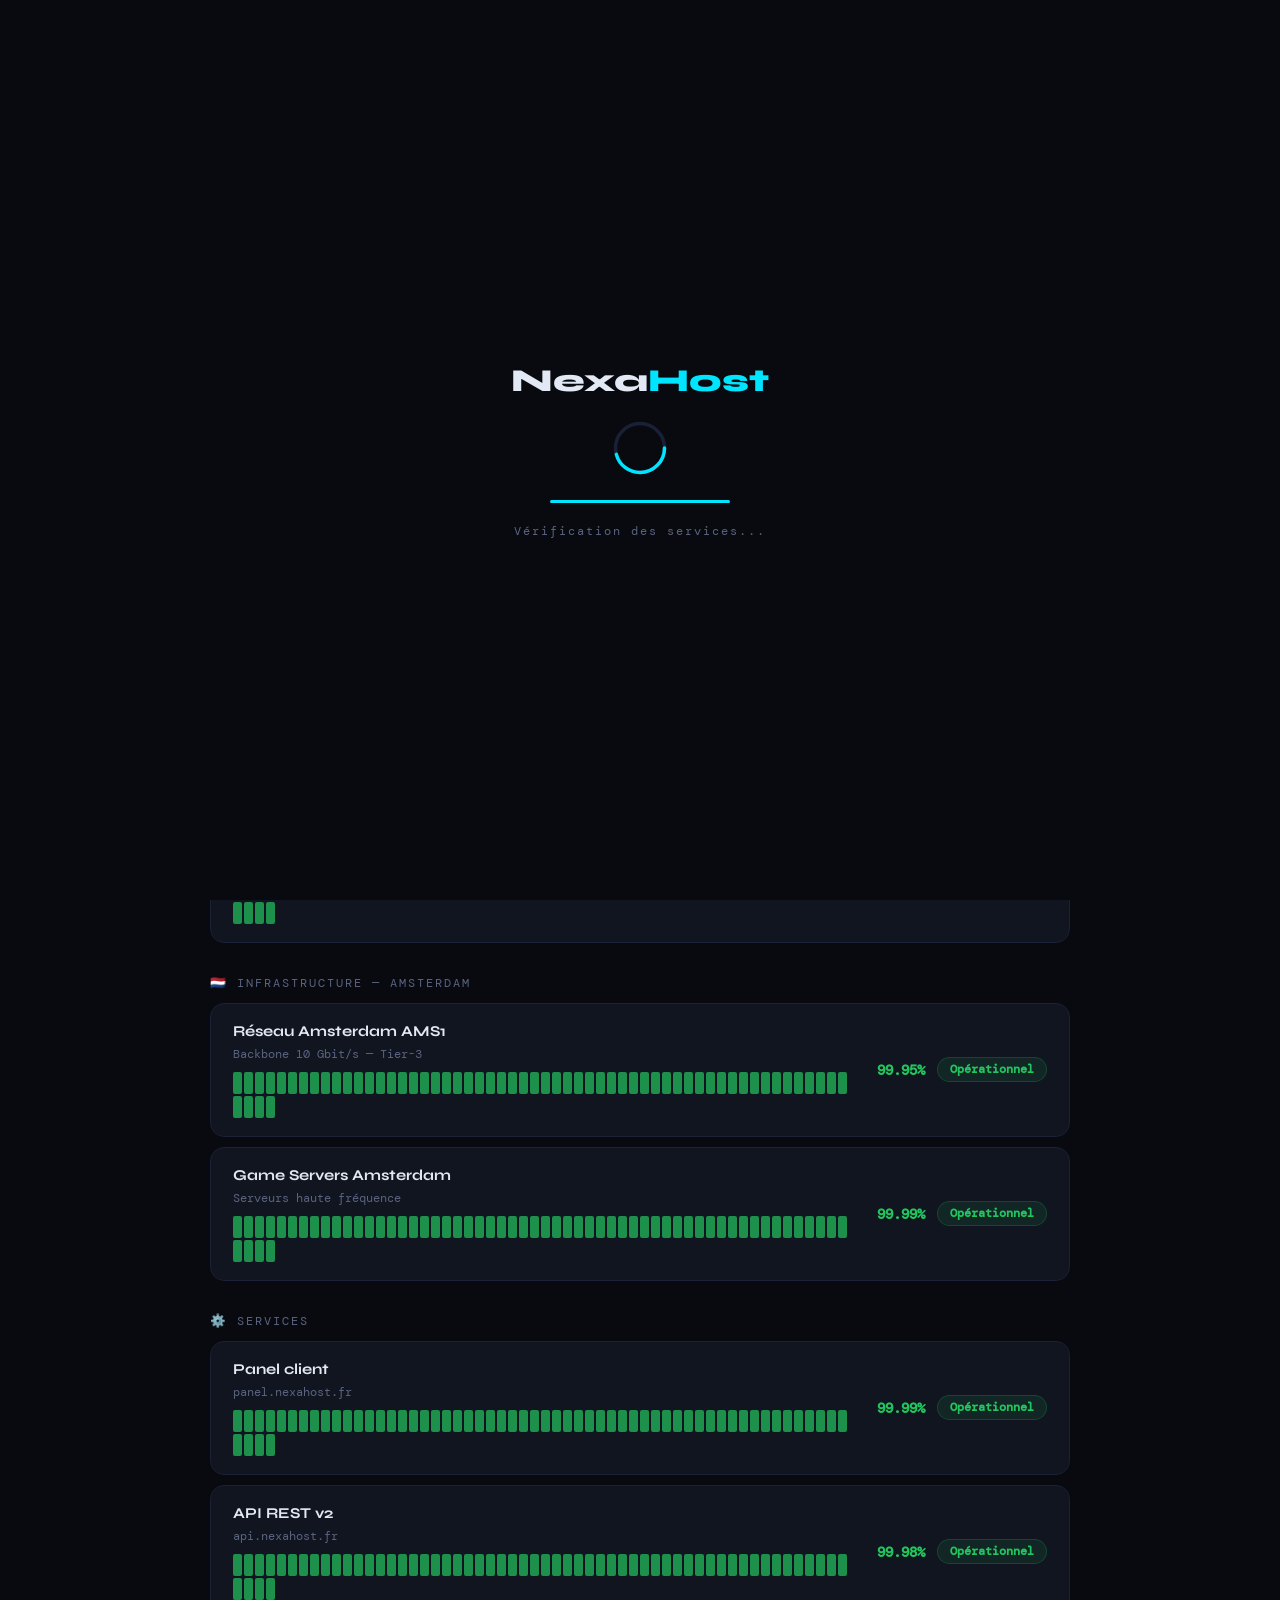
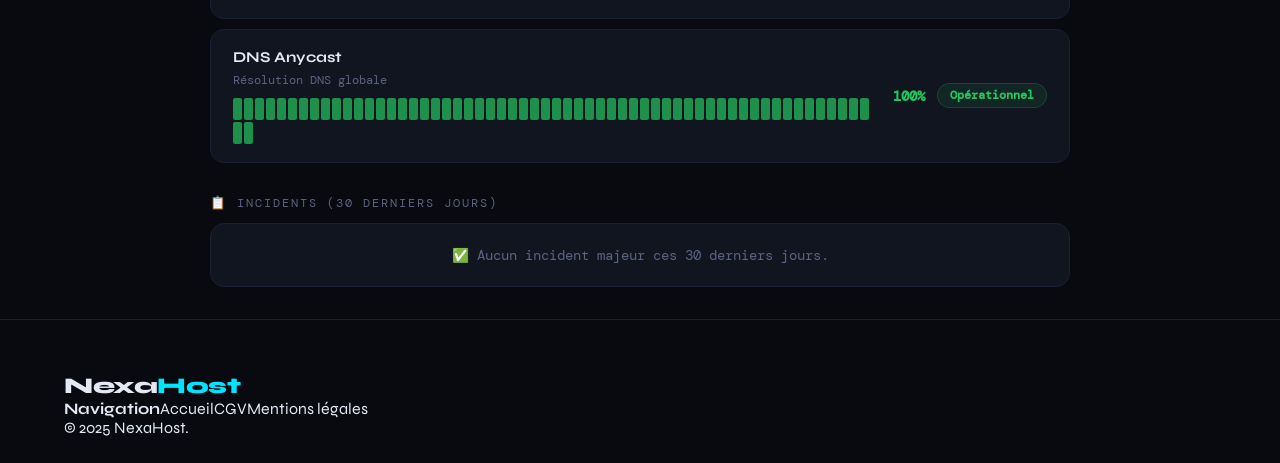
<file: status.html>
<!DOCTYPE html>
<html lang="fr" data-theme="dark">
<head>
  <meta charset="UTF-8"/><meta name="viewport" content="width=device-width, initial-scale=1.0"/>
  <title>NexaHost — Statut</title>
  <link rel="preconnect" href="https://fonts.googleapis.com"/>
  <link href="https://fonts.googleapis.com/css2?family=Syne:wght@400;600;700;800&family=DM+Mono:wght@300;400;500&display=swap" rel="stylesheet"/>
  <link rel="stylesheet" href="style.css"/>
</head>
<body>
<div id="loader"><div class="loader-logo">Nexa<span>Host</span></div><div class="loader-ring"><svg viewBox="0 0 64 64"><circle cx="32" cy="32" r="28"/><circle class="arc" cx="32" cy="32" r="28"/></svg></div><div class="loader-bar"><div class="loader-fill"></div></div><div class="loader-text">Vérification des services...</div></div>
<nav class="navbar" id="navbar">
  <a href="index.html" class="nav-logo">Nexa<span>Host</span></a>
  <ul class="nav-links"><li><a href="index.html#particuliers">Offres</a></li><li><a href="index.html#contact">Contact</a></li></ul>
  <div class="nav-right">
    <button class="theme-toggle" id="themeToggle" aria-label="Thème">
      <svg class="icon-sun" viewBox="0 0 24 24" fill="none" stroke="currentColor" stroke-width="2"><circle cx="12" cy="12" r="5"/><line x1="12" y1="1" x2="12" y2="3"/><line x1="12" y1="21" x2="12" y2="23"/><line x1="4.22" y1="4.22" x2="5.64" y2="5.64"/><line x1="18.36" y1="18.36" x2="19.78" y2="19.78"/><line x1="1" y1="12" x2="3" y2="12"/><line x1="21" y1="12" x2="23" y2="12"/><line x1="4.22" y1="19.78" x2="5.64" y2="18.36"/><line x1="18.36" y1="5.64" x2="19.78" y2="4.22"/></svg>
      <svg class="icon-moon" viewBox="0 0 24 24" fill="none" stroke="currentColor" stroke-width="2"><path d="M21 12.79A9 9 0 1 1 11.21 3 7 7 0 0 0 21 12.79z"/></svg>
    </button>
    <a href="index.html" class="btn-nav">← Accueil</a>
  </div>
</nav>
<main class="status-page">
  <div class="status-hero">
    <div class="status-overall">✅ Tous les systèmes opérationnels</div>
    <h1>Statut des services</h1>
    <p style="color:var(--muted);font-family:var(--mono);font-size:.85rem">Dernière mise à jour : <span id="lastUpdate"></span></p>
  </div>
  <div class="status-section">
    <p class="status-section-title">🖥️ Infrastructure — Paris</p>
    <div class="status-item reveal"><div class="si-left"><span class="si-name">Réseau Paris CDG1</span><span class="si-desc">Backbone 10 Gbit/s</span><div class="uptime-bar" id="b1"></div></div><div class="si-right"><span class="si-uptime">99.99%</span><span class="si-badge ok">Opérationnel</span></div></div>
    <div class="status-item reveal"><div class="si-left"><span class="si-name">VPS Paris Pool A</span><span class="si-desc">320 nœuds actifs</span><div class="uptime-bar" id="b2"></div></div><div class="si-right"><span class="si-uptime">99.98%</span><span class="si-badge ok">Opérationnel</span></div></div>
    <div class="status-item reveal"><div class="si-left"><span class="si-name">VPS Paris Pool B</span><span class="si-desc">280 nœuds actifs</span><div class="uptime-bar" id="b3"></div></div><div class="si-right"><span class="si-uptime">100%</span><span class="si-badge ok">Opérationnel</span></div></div>
  </div>
  <div class="status-section">
    <p class="status-section-title">🇩🇪 Infrastructure — Frankfurt</p>
    <div class="status-item reveal"><div class="si-left"><span class="si-name">Réseau Frankfurt FRA1</span><span class="si-desc">Backbone 25 Gbit/s — Tier-4</span><div class="uptime-bar" id="b4"></div></div><div class="si-right"><span class="si-uptime">100%</span><span class="si-badge ok">Opérationnel</span></div></div>
    <div class="status-item reveal"><div class="si-left"><span class="si-name">Serveurs Dédiés Frankfurt</span><span class="si-desc">48 racks actifs</span><div class="uptime-bar" id="b5"></div></div><div class="si-right"><span class="si-uptime">99.97%</span><span class="si-badge ok">Opérationnel</span></div></div>
  </div>
  <div class="status-section">
    <p class="status-section-title">🇳🇱 Infrastructure — Amsterdam</p>
    <div class="status-item reveal"><div class="si-left"><span class="si-name">Réseau Amsterdam AMS1</span><span class="si-desc">Backbone 10 Gbit/s — Tier-3</span><div class="uptime-bar" id="b6"></div></div><div class="si-right"><span class="si-uptime">99.95%</span><span class="si-badge ok">Opérationnel</span></div></div>
    <div class="status-item reveal"><div class="si-left"><span class="si-name">Game Servers Amsterdam</span><span class="si-desc">Serveurs haute fréquence</span><div class="uptime-bar" id="b7"></div></div><div class="si-right"><span class="si-uptime">99.99%</span><span class="si-badge ok">Opérationnel</span></div></div>
  </div>
  <div class="status-section">
    <p class="status-section-title">⚙️ Services</p>
    <div class="status-item reveal"><div class="si-left"><span class="si-name">Panel client</span><span class="si-desc">panel.nexahost.fr</span><div class="uptime-bar" id="b8"></div></div><div class="si-right"><span class="si-uptime">99.99%</span><span class="si-badge ok">Opérationnel</span></div></div>
    <div class="status-item reveal"><div class="si-left"><span class="si-name">API REST v2</span><span class="si-desc">api.nexahost.fr</span><div class="uptime-bar" id="b9"></div></div><div class="si-right"><span class="si-uptime">99.98%</span><span class="si-badge ok">Opérationnel</span></div></div>
    <div class="status-item reveal"><div class="si-left"><span class="si-name">DNS Anycast</span><span class="si-desc">Résolution DNS globale</span><div class="uptime-bar" id="b10"></div></div><div class="si-right"><span class="si-uptime">100%</span><span class="si-badge ok">Opérationnel</span></div></div>
  </div>
  <div class="status-section">
    <p class="status-section-title">📋 Incidents (30 derniers jours)</p>
    <div class="incident-log"><p class="incident-empty">✅ Aucun incident majeur ces 30 derniers jours.</p></div>
  </div>
</main>
<footer class="footer"><div class="footer-inner"><div class="footer-brand"><span class="nav-logo">Nexa<span>Host</span></span></div><div class="footer-links"><strong>Navigation</strong><a href="index.html">Accueil</a><a href="cgv.html">CGV</a><a href="mentions-legales.html">Mentions légales</a></div></div><div class="footer-bottom"><p>© 2025 NexaHost.</p></div></footer>
<script src="script.js"></script>
<script>
document.getElementById('lastUpdate').textContent = new Date().toLocaleString('fr-FR');
function genBar(id, down=[]) {
  const el=document.getElementById(id); if(!el)return;
  for(let i=0;i<60;i++){const d=document.createElement('div');d.className='uptime-day'+(down.includes(i)?' down':'');el.appendChild(d);}
}
['b1','b3','b4','b6','b7','b8','b9','b10'].forEach(id=>genBar(id));
genBar('b2',[45]); genBar('b5',[38]);
</script>
</body>
</html>
</file>
<file: style.css>
/* ============================================
   NexaHost — style.css v2.0.0
   ============================================ */

/* ── VARIABLES ── */
:root {
  --bg: #080a0f;
  --bg2: #0d1017;
  --card: #111520;
  --border: #1a2035;
  --text: #e2e8f4;
  --muted: #5a6480;
  --accent: #00e5ff;
  --green: #22c55e;
  --yellow: #f59e0b;
  --red: #ef4444;
  --r: 14px;
  --font: 'Syne', sans-serif;
  --mono: 'DM Mono', monospace;
  --nav-h: 66px;
}
[data-theme="light"] {
  --bg: #f1f4fb;
  --bg2: #e4e9f5;
  --card: #ffffff;
  --border: #d0d8ee;
  --text: #0f172a;
  --muted: #64748b;
}

/* ── RESET ── */
*, *::before, *::after { box-sizing: border-box; margin: 0; padding: 0; }
html { scroll-behavior: smooth; }
body { font-family: var(--font); background: var(--bg); color: var(--text); overflow-x: hidden; transition: background .25s, color .25s; }
a { text-decoration: none; color: inherit; }
ul { list-style: none; }
button { font-family: var(--font); cursor: pointer; }

/* ── LOADER ── */
#loader {
  position: fixed; inset: 0; background: var(--bg);
  z-index: 9999; display: flex; flex-direction: column;
  align-items: center; justify-content: center; gap: 20px;
  transition: opacity .5s;
}
#loader.gone { opacity: 0; pointer-events: none; }
.ld-logo { font-size: 2rem; font-weight: 800; }
.ld-logo span { color: var(--accent); }
.ld-bar { width: 200px; height: 3px; background: var(--border); border-radius: 2px; overflow: hidden; }
.ld-fill { height: 100%; background: var(--accent); border-radius: 2px; animation: ldfill 1.5s ease forwards; }
@keyframes ldfill { 0% { width: 0; } 100% { width: 100%; } }

/* ── COOKIE ── */
#cookie {
  position: fixed; bottom: 0; left: 0; right: 0; z-index: 8888;
  background: var(--card); border-top: 1px solid var(--border);
  padding: 18px 5%; display: flex; align-items: center;
  justify-content: space-between; gap: 20px; flex-wrap: wrap;
  box-shadow: 0 -4px 24px rgba(0,0,0,.3);
}
#cookie.gone { display: none; }
.ck-text strong { display: block; margin-bottom: 3px; }
.ck-text p { font-size: .82rem; color: var(--muted); }
.ck-btns { display: flex; gap: 10px; flex-shrink: 0; }
.ck-refuse {
  background: none; border: 1.5px solid var(--border); color: var(--muted);
  padding: 9px 20px; border-radius: 50px; font-weight: 600; font-size: .85rem;
  transition: border-color .2s, color .2s;
}
.ck-refuse:hover { border-color: var(--accent); color: var(--text); }
.ck-accept {
  background: var(--accent); color: #000; border: none;
  padding: 9px 22px; border-radius: 50px; font-weight: 700;
  font-size: .85rem; transition: opacity .2s;
}
.ck-accept:hover { opacity: .85; }

/* ── BACK TO TOP ── */
#btt {
  position: fixed; bottom: 28px; right: 28px; z-index: 900;
  width: 44px; height: 44px; border-radius: 50%;
  background: var(--accent); border: none; color: #000; font-size: 1.1rem;
  opacity: 0; pointer-events: none;
  transition: opacity .3s, transform .3s; transform: translateY(10px);
}
#btt.show { opacity: 1; pointer-events: all; transform: translateY(0); }

/* ── NOTIF BANNER ── */
#notif {
  position: fixed; top: 0; left: 0; right: 0; z-index: 9000;
  background: linear-gradient(90deg, #00b8cc, #0ea5e9); color: #000;
  padding: 9px 5%; display: flex; align-items: center;
  justify-content: center; gap: 12px; font-size: .86rem;
  font-weight: 600; text-align: center;
}
#notif.gone { display: none; }
.notif-x {
  background: rgba(0,0,0,.15); border: none; color: #000;
  width: 22px; height: 22px; border-radius: 50%; font-size: .75rem;
  cursor: pointer; display: flex; align-items: center; justify-content: center;
}

/* ── NAVBAR ── */
nav {
  position: fixed; inset: 0 0 auto; height: var(--nav-h);
  display: flex; align-items: center; justify-content: space-between;
  padding: 0 5%; background: rgba(8,10,15,.9);
  backdrop-filter: blur(20px); border-bottom: 1px solid var(--border); z-index: 1000;
  transition: background .25s;
}
[data-theme="light"] nav { background: rgba(241,244,251,.92); }
nav.scrolled { box-shadow: 0 4px 24px rgba(0,0,0,.3); }
.logo { font-size: 1.4rem; font-weight: 800; }
.logo span { color: var(--accent); }
.nav-links { display: flex; gap: 1.5rem; }
.nav-links a { font-size: .86rem; font-weight: 600; color: var(--muted); transition: color .2s; }
.nav-links a:hover { color: var(--accent); }
.nav-right { display: flex; align-items: center; gap: .6rem; }
.btn-theme {
  background: var(--card); border: 1px solid var(--border);
  border-radius: 50px; padding: 6px 10px; color: var(--text);
  font-size: .9rem; transition: border-color .2s;
}
.btn-theme:hover { border-color: var(--accent); }
.btn-order {
  background: var(--accent); color: #000; padding: 8px 18px;
  border-radius: 50px; font-weight: 700; font-size: .84rem;
  border: none; transition: opacity .2s, transform .2s;
}
.btn-order:hover { opacity: .85; transform: translateY(-1px); }
.burger { display: none; flex-direction: column; gap: 5px; background: none; border: none; padding: 4px; }
.burger span { display: block; width: 22px; height: 2px; background: var(--text); border-radius: 2px; transition: .3s; }
.burger.open span:nth-child(1) { transform: translateY(7px) rotate(45deg); }
.burger.open span:nth-child(2) { opacity: 0; }
.burger.open span:nth-child(3) { transform: translateY(-7px) rotate(-45deg); }
#nav-mob {
  display: none; position: fixed; top: var(--nav-h); left: 0; right: 0;
  background: var(--bg2); border-bottom: 1px solid var(--border);
  padding: 1.2rem 5%; flex-direction: column; gap: .9rem; z-index: 999;
}
#nav-mob.open { display: flex; }
#nav-mob a { font-weight: 600; color: var(--muted); transition: color .2s; }
#nav-mob a:hover { color: var(--accent); }

/* ── HERO ── */
.hero {
  min-height: 100vh; padding: 130px 5% 80px;
  display: flex; align-items: center; justify-content: space-between;
  gap: 3rem; position: relative; overflow: hidden;
}
.hero-grid {
  position: absolute; inset: 0;
  background-image: linear-gradient(rgba(0,229,255,.03) 1px, transparent 1px),
    linear-gradient(90deg, rgba(0,229,255,.03) 1px, transparent 1px);
  background-size: 44px 44px; pointer-events: none;
}
.hero-glow {
  position: absolute; top: 20%; left: 30%; width: 500px; height: 500px;
  background: radial-gradient(circle, rgba(0,229,255,.055), transparent 70%);
  pointer-events: none;
}
.hero-content { max-width: 560px; }
.badge {
  display: inline-block; background: rgba(0,229,255,.08);
  border: 1px solid rgba(0,229,255,.2); color: var(--accent);
  padding: 5px 14px; border-radius: 50px; font-size: .75rem;
  font-family: var(--mono); margin-bottom: 1.4rem;
}
h1 { font-size: clamp(2.6rem, 5vw, 4.6rem); font-weight: 800; line-height: 1.08; letter-spacing: -2px; margin-bottom: 1.1rem; }
.grad { background: linear-gradient(120deg, var(--accent), #818cf8); -webkit-background-clip: text; -webkit-text-fill-color: transparent; background-clip: text; }
.hero-sub { font-size: 1rem; color: var(--muted); line-height: 1.75; margin-bottom: 1.8rem; }
.hero-cta { display: flex; gap: 1rem; flex-wrap: wrap; margin-bottom: 2.5rem; }
.btn-prim {
  background: var(--accent); color: #000; padding: 12px 26px;
  border-radius: 50px; font-weight: 700; font-size: .9rem;
  border: none; display: inline-block; transition: transform .2s, box-shadow .2s;
}
.btn-prim:hover { transform: translateY(-2px); box-shadow: 0 8px 24px rgba(0,229,255,.3); }
.btn-ghost {
  color: var(--text); padding: 12px 22px; border: 1px solid var(--border);
  border-radius: 50px; font-weight: 600; font-size: .9rem;
  display: inline-block; transition: border-color .2s, color .2s;
}
.btn-ghost:hover { border-color: var(--accent); color: var(--accent); }
.stats { display: flex; align-items: center; gap: 1.6rem; flex-wrap: wrap; }
.stat span { display: block; font-size: 1.7rem; font-weight: 800; color: var(--accent); }
.stat p { font-size: .74rem; color: var(--muted); font-family: var(--mono); margin-top: 2px; }
.stat-sep { width: 1px; height: 36px; background: var(--border); }
.scard {
  background: var(--card); border: 1px solid var(--border);
  border-radius: var(--r); width: 290px;
  box-shadow: 0 8px 32px rgba(0,0,0,.5);
  animation: float 3.5s ease-in-out infinite; flex-shrink: 0;
}
.sc-head { background: var(--bg2); padding: 10px 14px; display: flex; align-items: center; gap: 5px; border-bottom: 1px solid var(--border); }
.dot { width: 10px; height: 10px; border-radius: 50%; }
.dot.r { background: var(--red); } .dot.y { background: var(--yellow); } .dot.g { background: var(--green); }
.sc-title { font-family: var(--mono); font-size: .7rem; color: var(--muted); margin-left: 5px; }
.sc-body { padding: 16px; display: flex; flex-direction: column; gap: 11px; }
.metric { display: flex; align-items: center; gap: 8px; }
.metric .lbl { font-family: var(--mono); font-size: .67rem; color: var(--muted); width: 28px; }
.metric .val { font-family: var(--mono); font-size: .67rem; color: var(--accent); width: 30px; text-align: right; }
.bar { flex: 1; height: 5px; background: var(--border); border-radius: 3px; overflow: hidden; }
.fill { height: 100%; background: linear-gradient(90deg, var(--accent), #818cf8); border-radius: 3px; }
.sc-foot { display: flex; align-items: center; gap: 6px; font-family: var(--mono); font-size: .67rem; color: var(--muted); padding-top: 8px; border-top: 1px solid var(--border); }
.live-dot { width: 6px; height: 6px; border-radius: 50%; background: var(--green); animation: blink 1.6s infinite; }

/* ── PARTNERS ── */
.partners { padding: 28px 0; background: var(--bg2); border-top: 1px solid var(--border); border-bottom: 1px solid var(--border); overflow: hidden; }
.p-label { text-align: center; font-family: var(--mono); font-size: .68rem; color: var(--muted); letter-spacing: 2px; margin-bottom: 14px; }
.p-track { overflow: hidden; -webkit-mask: linear-gradient(90deg, transparent, #000 10%, #000 90%, transparent); mask: linear-gradient(90deg, transparent, #000 10%, #000 90%, transparent); }
.p-inner { display: flex; animation: marquee 26s linear infinite; width: max-content; }
.p-logo { background: var(--card); border: 1px solid var(--border); border-radius: 10px; padding: 9px 18px; font-weight: 700; font-size: .95rem; white-space: nowrap; margin-right: 12px; transition: border-color .2s; }
.p-logo:hover { border-color: var(--accent); }

/* ── SECTION LAYOUT ── */
section { padding: 96px 5%; }
.sh { text-align: center; margin-bottom: 52px; }
.tag { display: inline-block; font-family: var(--mono); font-size: .7rem; color: var(--accent); letter-spacing: 3px; text-transform: uppercase; margin-bottom: 10px; }
.tag.gold { color: var(--yellow); }
.sh h2 { font-size: clamp(1.8rem, 3.5vw, 2.6rem); font-weight: 800; letter-spacing: -1px; margin-bottom: 8px; }
.sh p { color: var(--muted); font-size: .96rem; }

/* ── HOW IT WORKS ── */
.how { background: var(--bg); }
.tl { display: flex; gap: 36px; max-width: 860px; margin: 0 auto; }
.tl-step { flex: 1; display: flex; flex-direction: column; align-items: center; text-align: center; }
.tl-num { width: 68px; height: 68px; border-radius: 50%; background: var(--card); border: 2px solid var(--accent); display: flex; align-items: center; justify-content: center; font-size: 1.5rem; margin-bottom: 18px; position: relative; flex-shrink: 0; transition: transform .2s, box-shadow .2s; }
.tl-step:hover .tl-num { transform: scale(1.1); box-shadow: 0 0 20px rgba(0,229,255,.3); }
.tl-n { position: absolute; top: -6px; right: -6px; width: 20px; height: 20px; border-radius: 50%; background: var(--accent); color: #000; font-size: .68rem; font-weight: 800; display: flex; align-items: center; justify-content: center; font-family: var(--mono); }
.tl-body h3 { font-size: 1rem; font-weight: 700; margin-bottom: 7px; }
.tl-body p { color: var(--muted); font-size: .86rem; line-height: 1.6; }

/* ── TABS & CARDS ── */
.offres { background: var(--bg2); }
.tabs { display: flex; justify-content: center; gap: 8px; margin-bottom: 38px; flex-wrap: wrap; }
.tab { background: var(--card); border: 1px solid var(--border); color: var(--muted); padding: 8px 20px; border-radius: 50px; font-size: .86rem; font-weight: 600; transition: all .2s; }
.tab:hover { border-color: var(--accent); color: var(--accent); }
.tab.on { background: var(--accent); border-color: var(--accent); color: #000; }
.panel { display: none; }
.panel.on { display: block; }
.grid { display: grid; grid-template-columns: repeat(auto-fit, minmax(255px, 1fr)); gap: 20px; max-width: 1140px; margin: 0 auto; }
.grid.g3 { grid-template-columns: repeat(auto-fit, minmax(275px, 1fr)); }
.card { background: var(--card); border: 1px solid var(--border); border-radius: var(--r); padding: 30px 26px; display: flex; flex-direction: column; gap: 16px; position: relative; transition: transform .2s, box-shadow .2s, border-color .2s; }
.card:hover { transform: translateY(-4px); box-shadow: 0 14px 36px rgba(0,0,0,.3); border-color: rgba(0,229,255,.3); }
.card.hot { border-color: var(--accent); box-shadow: 0 0 24px rgba(0,229,255,.1); }
.card.gold-c { border-color: var(--yellow); box-shadow: 0 0 24px rgba(245,158,11,.1); }
.card.gold-c:hover { border-color: rgba(245,158,11,.5); }
.cbadge { position: absolute; top: -12px; left: 50%; transform: translateX(-50%); background: var(--accent); color: #000; padding: 3px 14px; border-radius: 50px; font-size: .7rem; font-weight: 700; white-space: nowrap; }
.cbadge.gold-b { background: var(--yellow); }
.ctag { display: inline-block; font-family: var(--mono); font-size: .67rem; padding: 3px 10px; border-radius: 50px; margin-bottom: 6px; }
.ctag.c1 { color: var(--accent); background: rgba(0,229,255,.09); }
.ctag.c2 { color: #34d399; background: rgba(52,211,153,.09); }
.ctag.c3 { color: #a78bfa; background: rgba(167,139,250,.09); }
.ctag.c4 { color: var(--yellow); background: rgba(245,158,11,.09); }
.card h3 { font-size: 1.5rem; font-weight: 800; }
.card-desc { color: var(--muted); font-size: .86rem; line-height: 1.5; }
.price { display: flex; align-items: baseline; gap: 4px; }
.amt { font-size: 2.1rem; font-weight: 800; }
.per { color: var(--muted); font-size: .86rem; }
.feats { display: flex; flex-direction: column; gap: 8px; flex: 1; }
.feats li { font-size: .86rem; color: var(--muted); display: flex; align-items: center; gap: 8px; }
.ok { color: var(--green); font-weight: 700; }
.no { color: var(--muted); opacity: .4; }
.btn-card { display: block; text-align: center; border: 1.5px solid var(--accent); color: var(--accent); padding: 10px; border-radius: 50px; font-weight: 700; font-size: .86rem; transition: background .2s, color .2s; }
.btn-card:hover, .btn-card.featured { background: var(--accent); color: #000; }
.btn-card.gold-btn { border-color: var(--yellow); color: var(--yellow); }
.btn-card.gold-btn:hover, .btn-card.gold-btn.featured { background: var(--yellow); color: #000; }

/* ── CALCULATOR ── */
.calc-s { background: var(--bg); }
.calc-wrap { display: grid; grid-template-columns: 1fr 320px; gap: 36px; max-width: 960px; margin: 0 auto; align-items: start; }
.calc-controls { display: flex; flex-direction: column; gap: 26px; }
.cg { display: flex; flex-direction: column; gap: 9px; }
.cg-row { display: flex; justify-content: space-between; align-items: center; }
.cg-row label { font-weight: 700; }
.cval { font-family: var(--mono); font-size: .82rem; color: var(--accent); background: rgba(0,229,255,.08); padding: 3px 12px; border-radius: 50px; }
input[type="range"] { -webkit-appearance: none; appearance: none; width: 100%; height: 6px; background: var(--border); border-radius: 3px; outline: none; cursor: pointer; }
input[type="range"]::-webkit-slider-thumb { -webkit-appearance: none; width: 20px; height: 20px; border-radius: 50%; background: var(--accent); cursor: pointer; }
.ticks { display: flex; justify-content: space-between; font-family: var(--mono); font-size: .67rem; color: var(--muted); }
.opts { display: flex; flex-direction: column; gap: 10px; }
.opt { display: flex; align-items: center; gap: 9px; cursor: pointer; font-size: .88rem; }
.opt input { width: 15px; height: 15px; accent-color: var(--accent); cursor: pointer; }
.opt em { color: var(--muted); font-size: .8rem; }
.calc-result { background: var(--card); border: 1px solid var(--border); border-radius: var(--r); padding: 26px; display: flex; flex-direction: column; gap: 18px; position: sticky; top: calc(var(--nav-h) + 20px); }
.cspec { display: flex; justify-content: space-between; align-items: center; padding: 7px 0; border-bottom: 1px solid var(--border); }
.cspec:last-child { border-bottom: none; }
.cspec-l { font-size: .8rem; color: var(--muted); font-family: var(--mono); }
.cspec-v { font-weight: 700; font-size: .88rem; }
.price-box { text-align: center; padding: 18px; background: rgba(0,229,255,.05); border: 1px solid rgba(0,229,255,.15); border-radius: 10px; }
.price-lbl { font-family: var(--mono); font-size: .7rem; color: var(--muted); letter-spacing: 2px; margin-bottom: 7px; }
.price-total { font-size: 2.2rem; font-weight: 800; color: var(--accent); }
.price-total span { font-size: .95rem; color: var(--muted); }
.price-ann { font-size: .78rem; color: var(--muted); margin-top: 5px; font-family: var(--mono); }
.price-ann b { color: var(--accent); }

/* ── VERSUS ── */
.versus { background: var(--bg2); }
.vs-wrap { max-width: 980px; margin: 0 auto; }
.vs-tbl-wrap { overflow-x: auto; border-radius: var(--r); border: 1px solid var(--border); margin-bottom: 24px; }
.vs-tbl { width: 100%; border-collapse: collapse; background: var(--card); }
.vs-tbl thead tr { background: var(--bg2); }
.vs-tbl th { padding: 13px 16px; text-align: center; font-size: .8rem; font-weight: 700; border-bottom: 1px solid var(--border); white-space: nowrap; }
.vs-tbl th:first-child { text-align: left; color: var(--muted); font-family: var(--mono); }
.vs-tbl th.us { color: var(--accent); background: rgba(0,229,255,.06); }
.vs-tbl td { padding: 11px 16px; text-align: center; font-size: .84rem; border-bottom: 1px solid var(--border); color: var(--muted); }
.vs-tbl td:first-child { text-align: left; color: var(--text); font-weight: 600; font-size: .82rem; }
.vs-tbl tr:last-child td { border-bottom: none; }
.vs-tbl .us { background: rgba(0,229,255,.03) !important; }
.vs-tbl .win { color: var(--green) !important; font-weight: 700; }
.vs-cta { text-align: center; background: var(--card); border: 1px solid var(--border); border-radius: var(--r); padding: 26px; display: flex; flex-direction: column; align-items: center; gap: 14px; }
.vs-cta p { color: var(--muted); font-size: .92rem; max-width: 520px; line-height: 1.6; }

/* ── PRO ── */
.pro-s { background: var(--bg); position: relative; }
.pro-glow { position: absolute; inset: 0; background: radial-gradient(ellipse at 60% 40%, rgba(245,158,11,.04), transparent 65%); pointer-events: none; }
.pro-feats { display: grid; grid-template-columns: repeat(auto-fit, minmax(215px, 1fr)); gap: 18px; max-width: 1140px; margin: 44px auto 0; }
.pf { background: var(--card); border: 1px solid var(--border); border-radius: var(--r); padding: 22px; transition: border-color .2s; }
.pf:hover { border-color: rgba(245,158,11,.3); }
.pf-icon { font-size: 1.5rem; display: block; margin-bottom: 9px; }
.pf strong { display: block; font-size: .96rem; margin-bottom: 5px; }
.pf p { color: var(--muted); font-size: .84rem; line-height: 1.5; }

/* ── DATACENTERS ── */
.dc-s { background: var(--bg2); }
.map-wrap { position: relative; max-width: 780px; margin: 0 auto 36px; }
.emap { width: 100%; height: auto; display: block; }
.dc-pt { cursor: pointer; }
.dc-ring { animation: ping 2s cubic-bezier(0,0,.2,1) infinite; }
.dc-ring2 { animation: ping 2s cubic-bezier(0,0,.2,1) infinite .4s; }
.dc-tip { position: absolute; display: none; background: var(--card); border: 1px solid var(--accent); border-radius: var(--r); padding: 16px; min-width: 190px; pointer-events: none; z-index: 10; box-shadow: 0 8px 28px rgba(0,0,0,.4); }
.dct-city { font-size: 1rem; font-weight: 800; margin-bottom: 2px; }
.dct-country { font-size: .8rem; color: var(--muted); margin-bottom: 10px; font-family: var(--mono); }
.dct-row { display: flex; justify-content: space-between; font-size: .82rem; margin-bottom: 4px; }
.dct-row span:first-child { color: var(--muted); }
.dct-row span:last-child { font-weight: 700; font-family: var(--mono); }
.dct-ok { color: var(--green); }
.dc-cards { display: grid; grid-template-columns: repeat(auto-fit, minmax(215px, 1fr)); gap: 14px; max-width: 780px; margin: 0 auto; }
.dc-card { background: var(--card); border: 1px solid var(--border); border-radius: var(--r); padding: 16px 20px; display: flex; align-items: center; gap: 14px; transition: border-color .2s; }
.dc-card:hover { border-color: var(--accent); }
.dc-flag { font-size: 1.7rem; }
.dc-card strong { display: block; font-weight: 700; font-size: .92rem; }
.dc-card p { color: var(--muted); font-size: .78rem; font-family: var(--mono); margin-top: 2px; }
.dc-ok { margin-left: auto; font-size: .73rem; color: var(--green); font-family: var(--mono); }

/* ── FAQ ── */
.faq-s { background: var(--bg); }
.faq-list { max-width: 720px; margin: 0 auto; display: flex; flex-direction: column; gap: 9px; }
.faq-item { background: var(--card); border: 1px solid var(--border); border-radius: var(--r); overflow: hidden; }
.faq-q { width: 100%; background: none; border: none; color: var(--text); font-size: .94rem; font-weight: 600; padding: 18px 20px; display: flex; justify-content: space-between; align-items: center; text-align: left; cursor: pointer; transition: color .2s; }
.faq-q:hover, .faq-q.open { color: var(--accent); }
.faq-arr { transition: transform .3s; flex-shrink: 0; }
.faq-q.open .faq-arr { transform: rotate(180deg); }
.faq-a { max-height: 0; overflow: hidden; transition: max-height .35s ease; }
.faq-a.open { max-height: 120px; }
.faq-a p { padding: 0 20px 16px; color: var(--muted); font-size: .9rem; line-height: 1.65; }

/* ── CONTACT ── */
.contact-s { background: var(--bg2); }
.contact-wrap { max-width: 940px; margin: 0 auto; display: grid; grid-template-columns: 1fr 2fr; gap: 48px; align-items: start; }
.c-info { display: flex; flex-direction: column; gap: 22px; }
.ci { display: flex; align-items: flex-start; gap: 12px; }
.ci-icon { font-size: 1.25rem; }
.ci strong { display: block; font-weight: 700; margin-bottom: 2px; font-size: .9rem; }
.ci p { color: var(--muted); font-size: .84rem; font-family: var(--mono); }
.c-form { display: flex; flex-direction: column; gap: 14px; }
.form-row { display: grid; grid-template-columns: 1fr 1fr; gap: 14px; }
.fg { display: flex; flex-direction: column; gap: 4px; }
.fg label { font-size: .8rem; font-weight: 600; color: var(--muted); }
.c-form input,
.c-form textarea,
.c-form select { background: var(--card); border: 1px solid var(--border); border-radius: 10px; padding: 10px 14px; color: var(--text); font-family: var(--font); font-size: .9rem; outline: none; resize: none; transition: border-color .2s; appearance: none; width: 100%; }
.c-form input:focus,
.c-form textarea:focus,
.c-form select:focus { border-color: var(--accent); }
.promo-row { display: flex; gap: 9px; align-items: flex-end; }
.promo-row .fg { flex: 1; }
.btn-promo { background: var(--card); border: 1.5px solid var(--border); color: var(--text); padding: 10px 18px; border-radius: 10px; font-weight: 700; font-size: .86rem; white-space: nowrap; transition: border-color .2s, color .2s; }
.btn-promo:hover { border-color: var(--accent); color: var(--accent); }
.promo-res { font-family: var(--mono); font-size: .82rem; min-height: 18px; }
.promo-res.ok { color: var(--green); }
.promo-res.err { color: var(--red); }
.form-ok { display: none; color: var(--green); font-size: .86rem; font-family: var(--mono); text-align: center; }
.form-ok.show { display: block; }

/* ── FOOTER ── */
footer { background: var(--bg); border-top: 1px solid var(--border); padding: 52px 5% 26px; }
.foot-inner { display: grid; grid-template-columns: 2fr 1fr 1fr 1fr; gap: 32px; max-width: 1140px; margin: 0 auto; padding-bottom: 32px; border-bottom: 1px solid var(--border); }
.foot-brand p { color: var(--muted); font-size: .84rem; margin-top: 9px; line-height: 1.6; }
.foot-col { display: flex; flex-direction: column; gap: 8px; }
.foot-col strong { font-size: .8rem; margin-bottom: 3px; }
.foot-col a { color: var(--muted); font-size: .82rem; transition: color .2s; }
.foot-col a:hover { color: var(--accent); }
.foot-bottom { text-align: center; padding-top: 20px; color: var(--muted); font-size: .76rem; font-family: var(--mono); }

/* ── ANIMATIONS ── */
@keyframes float { 0%, 100% { transform: translateY(0); } 50% { transform: translateY(-10px); } }
@keyframes blink { 0%, 100% { opacity: 1; } 50% { opacity: .3; } }
@keyframes ping { 0% { opacity: .6; transform: scale(1); } 100% { opacity: 0; transform: scale(2.2); } }
@keyframes marquee { 0% { transform: translateX(0); } 100% { transform: translateX(-50%); } }
@keyframes fadeup { from { opacity: 0; transform: translateY(24px); } to { opacity: 1; transform: translateY(0); } }
.au { animation: fadeup .65s ease both; }
.au1 { animation-delay: .15s; }

/* ── RESPONSIVE ── */
@media (max-width: 900px) {
  .hero { flex-direction: column; text-align: center; padding-top: 110px; }
  .hero-cta { justify-content: center; }
  .stats { justify-content: center; }
  .scard { display: none; }
  .contact-wrap { grid-template-columns: 1fr; gap: 32px; }
  .foot-inner { grid-template-columns: 1fr 1fr; }
  .calc-wrap { grid-template-columns: 1fr; }
  .tl { flex-direction: column; align-items: flex-start; gap: 28px; }
  .tl-step { flex-direction: row; text-align: left; align-items: flex-start; gap: 16px; }
}
@media (max-width: 600px) {
  .nav-links, .btn-order { display: none; }
  .burger { display: flex; }
  .form-row { grid-template-columns: 1fr; }
  .foot-inner { grid-template-columns: 1fr; }
  section { padding: 68px 5%; }
  .stat-sep { display: none; }
}

/* ── REVEAL (blog, panel, status) ── */
.reveal{opacity:0;transform:translateY(20px);transition:opacity .5s ease,transform .5s ease}
.reveal.visible{opacity:1;transform:translateY(0)}

/* ── LOADER (toutes les pages) ── */
#loader{position:fixed;inset:0;background:var(--bg);z-index:9999;display:flex;flex-direction:column;align-items:center;justify-content:center;gap:20px}
.loader-logo{font-size:2rem;font-weight:800;font-family:var(--font)}.loader-logo span{color:var(--accent)}
.loader-ring svg{width:56px;height:56px;animation:spin 1.2s linear infinite}
.loader-ring circle{fill:none;stroke:var(--border);stroke-width:4}
.loader-ring .arc{stroke:var(--accent);stroke-width:4;stroke-linecap:round;stroke-dasharray:80 120}
.loader-bar{width:180px;height:3px;background:var(--border);border-radius:2px;overflow:hidden}
.loader-fill{height:100%;background:var(--accent);animation:ldfill 1.5s ease forwards}
.loader-text{font-family:var(--mono);font-size:.75rem;color:var(--muted);letter-spacing:2px}
@keyframes spin{to{transform:rotate(360deg)}}
@keyframes ldfill{0%{width:0}100%{width:100%}}

/* ── LEGAL PAGES ── */
.legal-page{max-width:780px;margin:0 auto;padding:calc(var(--nav-h,66px)+60px) 5% 80px}
.legal-page h1{font-size:2rem;font-weight:800;margin-bottom:6px}
.legal-date{color:var(--muted);font-family:var(--mono);font-size:.8rem;margin-bottom:36px;display:block}
.legal-page h2{font-size:1.1rem;font-weight:700;margin:28px 0 10px;color:var(--accent)}
.legal-page p{color:var(--muted);font-size:.92rem;line-height:1.75;margin-bottom:12px}
.legal-page ul{color:var(--muted);font-size:.92rem;line-height:1.75;padding-left:1.5rem;margin-bottom:12px}

/* ── BLOG PAGE ── */
.blog-page{max-width:1140px;margin:0 auto;padding:0 5% 80px}
.blog-grid{display:grid;grid-template-columns:repeat(auto-fill,minmax(310px,1fr));gap:22px;margin-top:8px}
.blog-card{background:var(--card);border:1px solid var(--border);border-radius:var(--r);overflow:hidden;transition:transform .2s,box-shadow .2s,border-color .2s;cursor:pointer}
.blog-card:hover{transform:translateY(-4px);box-shadow:0 14px 36px rgba(0,0,0,.3);border-color:rgba(0,229,255,.3)}
.blog-featured{grid-column:1/-1}
.blog-img{height:180px;display:flex;align-items:center;justify-content:center;font-size:3.5rem}
.blog-featured .blog-img{height:220px;font-size:5rem}
.blog-body{padding:22px}
.blog-meta{display:flex;align-items:center;gap:10px;margin-bottom:10px;flex-wrap:wrap}
.blog-tag{background:rgba(0,229,255,.1);color:var(--accent);font-family:var(--mono);font-size:.68rem;padding:3px 10px;border-radius:50px}
.blog-date{font-family:var(--mono);font-size:.75rem;color:var(--muted)}
.blog-card h3{font-size:1.05rem;font-weight:700;margin-bottom:8px;line-height:1.4}
.blog-featured h3{font-size:1.3rem}
.blog-card p{color:var(--muted);font-size:.86rem;line-height:1.6;margin-bottom:14px}
.blog-read{color:var(--accent);font-family:var(--mono);font-size:.8rem;font-weight:600}

/* ── BLOG NAV STYLES (for nav-logo/btn-nav used in other pages) ── */
.nav-logo{font-size:1.4rem;font-weight:800;letter-spacing:-.5px}.nav-logo span{color:var(--accent)}
.btn-nav{background:var(--accent);color:#000;padding:8px 18px;border-radius:50px;font-weight:700;font-size:.84rem;border:none;transition:opacity .2s;display:inline-block}
.btn-nav:hover{opacity:.85}

/* ── ORDER PAGE ── */
.order-page{max-width:820px;margin:0 auto;padding:calc(var(--nav-h,66px)+40px) 5% 80px}
.order-steps{display:flex;align-items:center;justify-content:center;gap:0;margin-bottom:44px;flex-wrap:wrap;gap:4px}
.order-step{display:flex;align-items:center;gap:8px;font-size:.86rem;font-weight:600;color:var(--muted);padding:8px 16px;border-radius:50px;transition:all .2s}
.order-step.active{background:rgba(0,229,255,.1);color:var(--accent);border:1px solid rgba(0,229,255,.3)}
.order-step.done{color:var(--green)}
.order-step-num{width:24px;height:24px;border-radius:50%;background:var(--border);display:flex;align-items:center;justify-content:center;font-size:.75rem;font-weight:800;font-family:var(--mono)}
.order-step.active .order-step-num{background:var(--accent);color:#000}
.order-step.done .order-step-num{background:var(--green);color:#000}
.order-sep{width:32px;height:1px;background:var(--border)}
.order-panel{display:none}.order-panel.active{display:block}
.order-section-title{font-size:1.1rem;font-weight:700;margin:28px 0 16px}
.plan-grid{display:grid;grid-template-columns:repeat(auto-fill,minmax(220px,1fr));gap:14px;margin-bottom:8px}
.plan-option{background:var(--card);border:1.5px solid var(--border);border-radius:var(--r);padding:18px;cursor:pointer;transition:border-color .2s}
.plan-option:hover{border-color:rgba(0,229,255,.4)}
.plan-option.selected{border-color:var(--accent);background:rgba(0,229,255,.05)}
.plan-option h4{font-weight:700;margin-bottom:6px}
.plan-price{font-size:1.4rem;font-weight:800;color:var(--accent);margin-bottom:4px}
.plan-specs{font-family:var(--mono);font-size:.74rem;color:var(--muted);line-height:1.6}
.os-grid,.loc-grid{display:flex;gap:10px;flex-wrap:wrap;margin-bottom:8px}
.os-option,.loc-option{background:var(--card);border:1.5px solid var(--border);border-radius:10px;padding:10px 16px;cursor:pointer;font-size:.86rem;font-weight:600;display:flex;align-items:center;gap:7px;transition:border-color .2s}
.os-option:hover,.loc-option:hover{border-color:rgba(0,229,255,.4)}
.os-option.selected,.loc-option.selected{border-color:var(--accent);background:rgba(0,229,255,.05)}
.loc-option{flex-direction:column;align-items:flex-start;gap:3px;min-width:130px}
.loc-flag{font-size:1.4rem}
.loc-option span:last-child{font-family:var(--mono);font-size:.72rem;color:var(--muted)}
.order-nav{display:flex;justify-content:space-between;margin-top:32px;gap:12px}
.btn-order-back{background:none;border:1.5px solid var(--border);color:var(--muted);padding:11px 24px;border-radius:50px;font-weight:600;font-size:.9rem;cursor:pointer;transition:border-color .2s}
.btn-order-back:hover{border-color:var(--accent);color:var(--text)}
.btn-order-next{background:var(--accent);color:#000;padding:11px 28px;border-radius:50px;font-weight:700;font-size:.9rem;border:none;cursor:pointer;transition:opacity .2s}
.btn-order-next:hover{opacity:.85}
.order-form{display:flex;flex-direction:column;gap:14px}
.form-group{display:flex;flex-direction:column;gap:5px}
.form-group label{font-size:.8rem;font-weight:600;color:var(--muted)}
.order-form input,.order-form select{background:var(--card);border:1px solid var(--border);border-radius:10px;padding:11px 14px;color:var(--text);font-family:var(--font);font-size:.9rem;outline:none;transition:border-color .2s;width:100%}
.order-form input:focus,.order-form select:focus{border-color:var(--accent)}
.payment-methods{display:flex;gap:10px;flex-wrap:wrap;margin-bottom:20px}
.pm-option{background:var(--card);border:1.5px solid var(--border);border-radius:10px;padding:10px 20px;cursor:pointer;font-weight:600;font-size:.88rem;transition:border-color .2s}
.pm-option:hover{border-color:rgba(0,229,255,.4)}
.pm-option.selected{border-color:var(--accent);background:rgba(0,229,255,.05)}
.card-inputs{display:grid;gap:14px;margin-bottom:20px}
.card-row{display:grid;grid-template-columns:1fr 1fr;gap:14px}
.order-summary{background:var(--card);border:1px solid var(--border);border-radius:var(--r);padding:20px;margin-bottom:24px;display:flex;flex-direction:column;gap:10px}
.os-row{display:flex;justify-content:space-between;font-size:.9rem;padding:6px 0;border-bottom:1px solid var(--border)}
.os-row:last-child{border-bottom:none;font-weight:700}
.order-success{text-align:center;padding:60px 20px}
.success-icon{font-size:4rem;margin-bottom:20px}
.order-success h2{font-size:1.8rem;font-weight:800;margin-bottom:12px}
.order-success p{color:var(--muted);margin-bottom:24px;line-height:1.65}
.order-id{font-family:var(--mono);font-size:.9rem;background:rgba(0,229,255,.08);border:1px solid rgba(0,229,255,.2);color:var(--accent);padding:10px 20px;border-radius:50px;display:inline-block;margin-bottom:28px}
.promo-result{font-family:var(--mono);font-size:.82rem;min-height:18px}
.promo-result.ok{color:var(--green)}.promo-result.err{color:var(--red)}
.btn-promo{background:var(--card);border:1.5px solid var(--border);color:var(--text);padding:10px 16px;border-radius:10px;font-weight:700;font-size:.86rem;cursor:pointer;white-space:nowrap;transition:border-color .2s}
.btn-promo:hover{border-color:var(--accent);color:var(--accent)}

/* ── PANEL PAGE ── */
.panel-page{max-width:1100px;margin:0 auto;padding:calc(var(--nav-h,66px)+36px) 5% 80px}
.panel-header{display:flex;justify-content:space-between;align-items:center;margin-bottom:28px;flex-wrap:wrap;gap:12px}
.panel-welcome h1{font-size:1.6rem;font-weight:800}
.panel-welcome p{color:var(--muted);font-family:var(--mono);font-size:.8rem;margin-top:4px}
.panel-grid{display:grid;grid-template-columns:repeat(auto-fit,minmax(200px,1fr));gap:16px;margin-bottom:36px}
.panel-stat{background:var(--card);border:1px solid var(--border);border-radius:var(--r);padding:20px 22px}
.ps-label{font-family:var(--mono);font-size:.72rem;color:var(--muted);text-transform:uppercase;letter-spacing:1px;margin-bottom:8px}
.ps-val{font-size:1.7rem;font-weight:800;margin-bottom:4px}
.ps-sub{font-family:var(--mono);font-size:.74rem;color:var(--muted)}
.panel-section-title{font-size:1rem;font-weight:700;margin-bottom:16px;display:flex;align-items:center;gap:8px}
.panel-badge{background:rgba(34,197,94,.1);color:var(--green);font-family:var(--mono);font-size:.72rem;padding:3px 10px;border-radius:50px}
.server-list{display:flex;flex-direction:column;gap:12px}
.server-item{background:var(--card);border:1px solid var(--border);border-radius:var(--r);padding:18px 22px;display:flex;align-items:center;gap:16px;flex-wrap:wrap}
.si-status-dot{width:10px;height:10px;border-radius:50%;background:var(--green);box-shadow:0 0 8px var(--green);flex-shrink:0;animation:blink 2s infinite}
.si-info{flex:1;min-width:180px}
.si-info strong{display:block;font-weight:700;margin-bottom:3px}
.si-info span{font-family:var(--mono);font-size:.74rem;color:var(--muted)}
.si-metrics{display:flex;gap:16px;flex-wrap:wrap}
.si-metric{text-align:center}
.sm-val{font-family:var(--mono);font-size:.9rem;font-weight:700}
.sm-label{font-family:var(--mono);font-size:.65rem;color:var(--muted);margin-top:2px}
.si-actions{display:flex;gap:7px;flex-wrap:wrap}
.btn-sm{background:var(--bg2);border:1px solid var(--border);color:var(--text);padding:6px 13px;border-radius:8px;font-size:.78rem;font-weight:600;cursor:pointer;transition:border-color .2s}
.btn-sm:hover{border-color:var(--accent)}
.btn-sm.danger{border-color:rgba(239,68,68,.3);color:var(--red)}
.btn-sm.danger:hover{background:rgba(239,68,68,.1)}
.invoice-list{display:flex;flex-direction:column;gap:10px}
.invoice-item{background:var(--card);border:1px solid var(--border);border-radius:var(--r);padding:14px 20px;display:flex;align-items:center;gap:14px;flex-wrap:wrap}
.inv-info{flex:1}
.inv-info strong{display:block;font-weight:700;font-size:.9rem}
.inv-info span{font-family:var(--mono);font-size:.75rem;color:var(--muted)}
.inv-amount{font-family:var(--mono);font-weight:700;font-size:.95rem}
.inv-badge{font-family:var(--mono);font-size:.72rem;padding:3px 10px;border-radius:50px}
.inv-badge.paid{background:rgba(34,197,94,.1);color:var(--green)}
.inv-badge.pending{background:rgba(245,158,11,.1);color:var(--yellow)}
.btn-dl{background:none;border:1px solid var(--border);color:var(--muted);padding:6px 13px;border-radius:8px;font-size:.78rem;cursor:pointer;transition:border-color .2s}
.btn-dl:hover{border-color:var(--accent);color:var(--accent)}

/* ── PING PAGE ── */
.ping-page{max-width:740px;margin:0 auto;padding:0 5% 80px}
.ping-input-row{display:flex;gap:10px;margin-bottom:16px}
.ping-input{flex:1;background:var(--card);border:1px solid var(--border);border-radius:10px;padding:12px 16px;color:var(--text);font-family:var(--mono);font-size:.9rem;outline:none;transition:border-color .2s}
.ping-input:focus{border-color:var(--accent)}
.btn-ping{background:var(--accent);color:#000;border:none;padding:12px 24px;border-radius:10px;font-weight:700;font-size:.9rem;cursor:pointer;white-space:nowrap;transition:opacity .2s}
.btn-ping:hover{opacity:.85}
.btn-ping:disabled{opacity:.5;cursor:not-allowed}
.ping-results{display:flex;flex-direction:column;gap:14px;margin-bottom:12px}
.ping-result{background:var(--card);border:1px solid var(--border);border-radius:var(--r);padding:18px 22px;display:flex;align-items:center;gap:16px;transition:border-color .3s}
.ping-result.fast{border-color:rgba(34,197,94,.3)}
.ping-result.medium{border-color:rgba(245,158,11,.3)}
.ping-result.slow{border-color:rgba(239,68,68,.3)}
.ping-flag{font-size:1.8rem;flex-shrink:0}
.ping-info{min-width:180px}.ping-info strong{display:block;font-weight:700;font-size:.92rem}
.ping-info span{font-family:var(--mono);font-size:.74rem;color:var(--muted)}
.ping-bar-wrap{flex:1}
.ping-bar-bg{height:6px;background:var(--border);border-radius:3px;overflow:hidden}
.ping-bar-fill{height:100%;border-radius:3px;background:var(--accent);transition:width .8s ease}
.ping-bar-fill.fast{background:var(--green)}
.ping-bar-fill.medium{background:var(--yellow)}
.ping-bar-fill.slow{background:var(--red)}
.ping-ms{font-family:var(--mono);font-weight:800;font-size:1rem;min-width:60px;text-align:right}
.ping-ms.fast{color:var(--green)}.ping-ms.medium{color:var(--yellow)}.ping-ms.slow{color:var(--red)}
.ping-loader{display:flex;gap:4px;justify-content:flex-end}
.ping-dot{width:6px;height:6px;border-radius:50%;background:var(--muted);animation:pingpulse .8s ease-in-out infinite}
.ping-dot:nth-child(2){animation-delay:.15s}.ping-dot:nth-child(3){animation-delay:.3s}
@keyframes pingpulse{0%,100%{opacity:.2}50%{opacity:1}}
.ping-note{text-align:center;color:var(--muted);font-size:.82rem;line-height:1.7;margin-top:20px}

/* ── STATUS PAGE ── */
.status-page{max-width:860px;margin:0 auto;padding:calc(var(--nav-h,66px)+40px) 5% 80px}
.status-hero{text-align:center;margin-bottom:48px}
.status-overall{display:inline-block;background:rgba(34,197,94,.1);border:1px solid rgba(34,197,94,.3);color:var(--green);padding:8px 22px;border-radius:50px;font-weight:700;font-size:.9rem;margin-bottom:14px}
.status-hero h1{font-size:2rem;font-weight:800;margin-bottom:6px}
.status-section{margin-bottom:32px}
.status-section-title{font-family:var(--mono);font-size:.78rem;color:var(--muted);text-transform:uppercase;letter-spacing:2px;margin-bottom:12px}
.status-item{background:var(--card);border:1px solid var(--border);border-radius:var(--r);padding:18px 22px;display:flex;justify-content:space-between;align-items:center;gap:20px;margin-bottom:10px}
.si-left{flex:1}
.si-name{display:block;font-weight:700;font-size:.94rem;margin-bottom:3px}
.si-desc{font-family:var(--mono);font-size:.74rem;color:var(--muted)}
.si-right{display:flex;align-items:center;gap:12px;flex-shrink:0}
.si-uptime{font-family:var(--mono);font-weight:700;font-size:.9rem;color:var(--green)}
.si-badge{font-family:var(--mono);font-size:.72rem;padding:4px 12px;border-radius:50px}
.si-badge.ok{background:rgba(34,197,94,.1);color:var(--green);border:1px solid rgba(34,197,94,.2)}
.si-badge.degraded{background:rgba(245,158,11,.1);color:var(--yellow)}
.si-badge.down{background:rgba(239,68,68,.1);color:var(--red)}
.uptime-bar{display:flex;gap:2px;margin-top:10px;flex-wrap:wrap}
.uptime-day{width:9px;height:22px;border-radius:2px;background:var(--green);opacity:.7}
.uptime-day.down{background:var(--red)}
.incident-log{background:var(--card);border:1px solid var(--border);border-radius:var(--r);padding:22px}
.incident-empty{color:var(--muted);font-family:var(--mono);font-size:.86rem;text-align:center}
</file>
